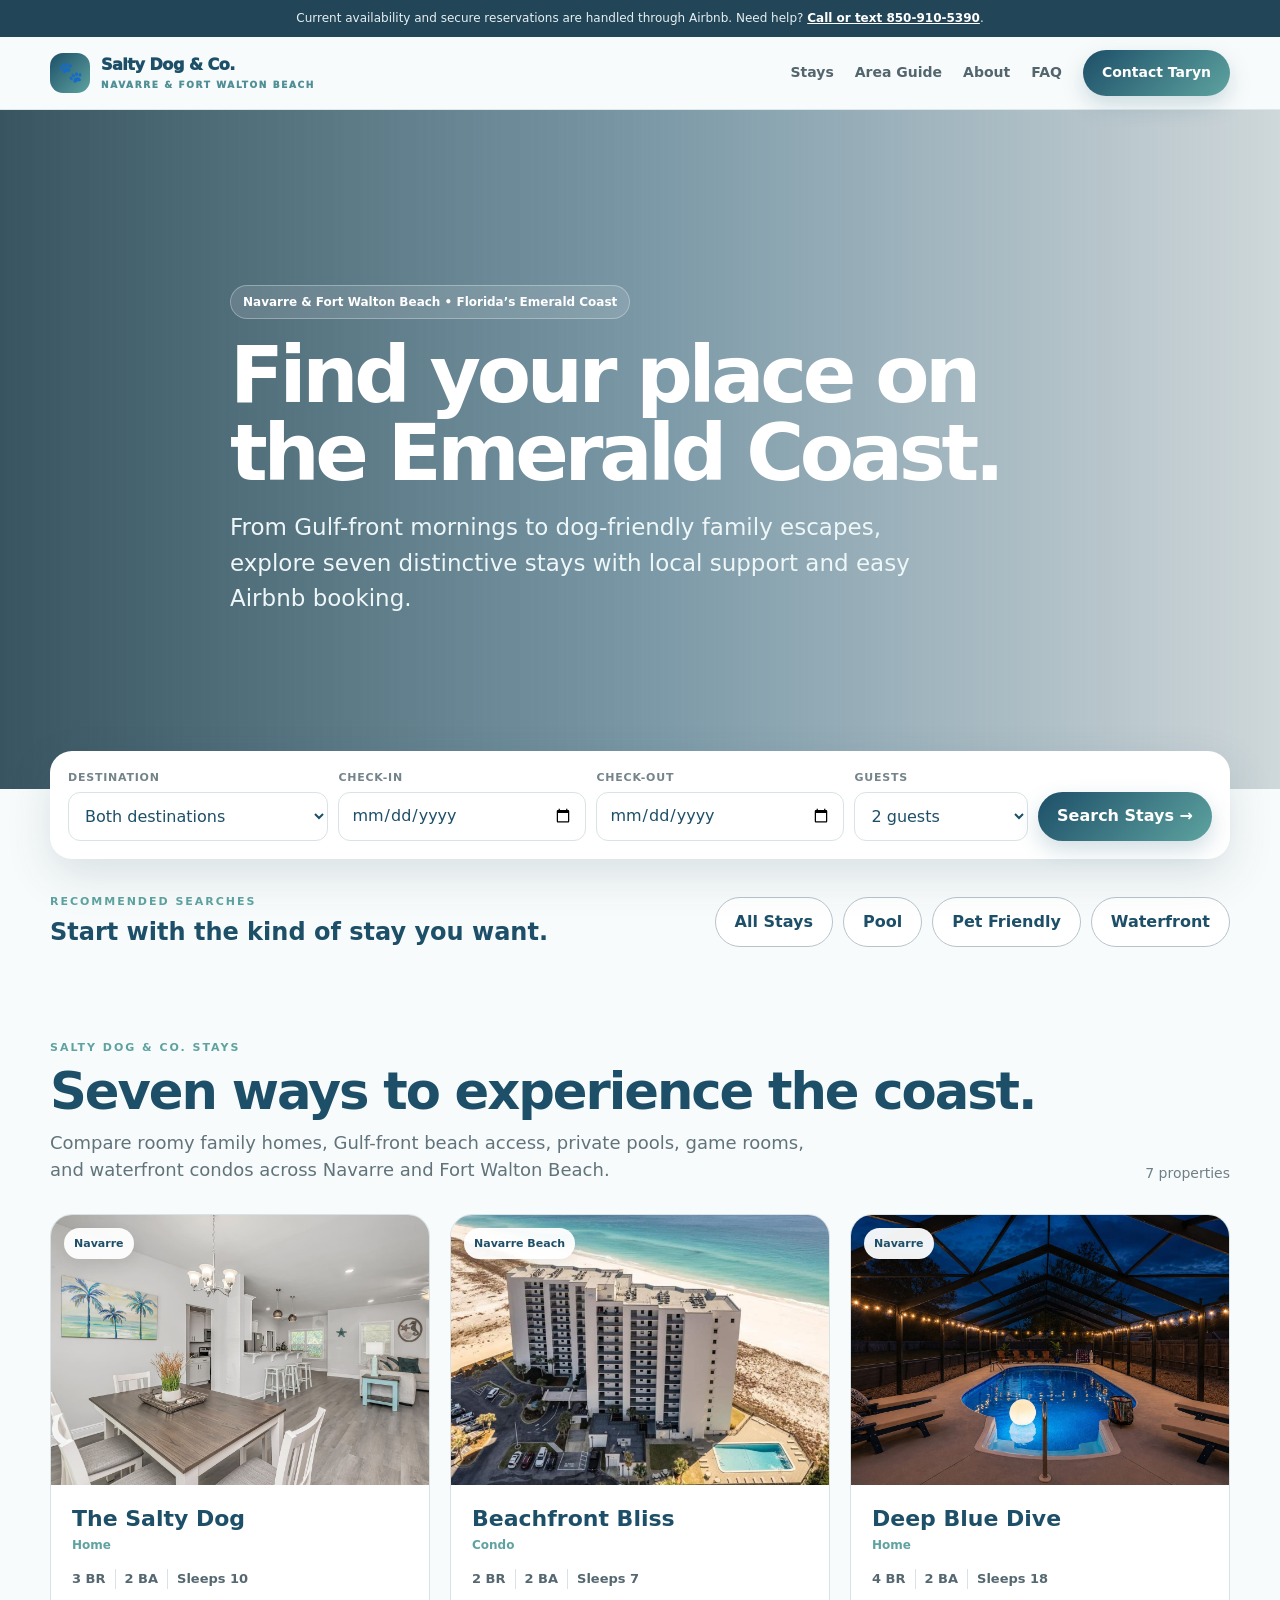
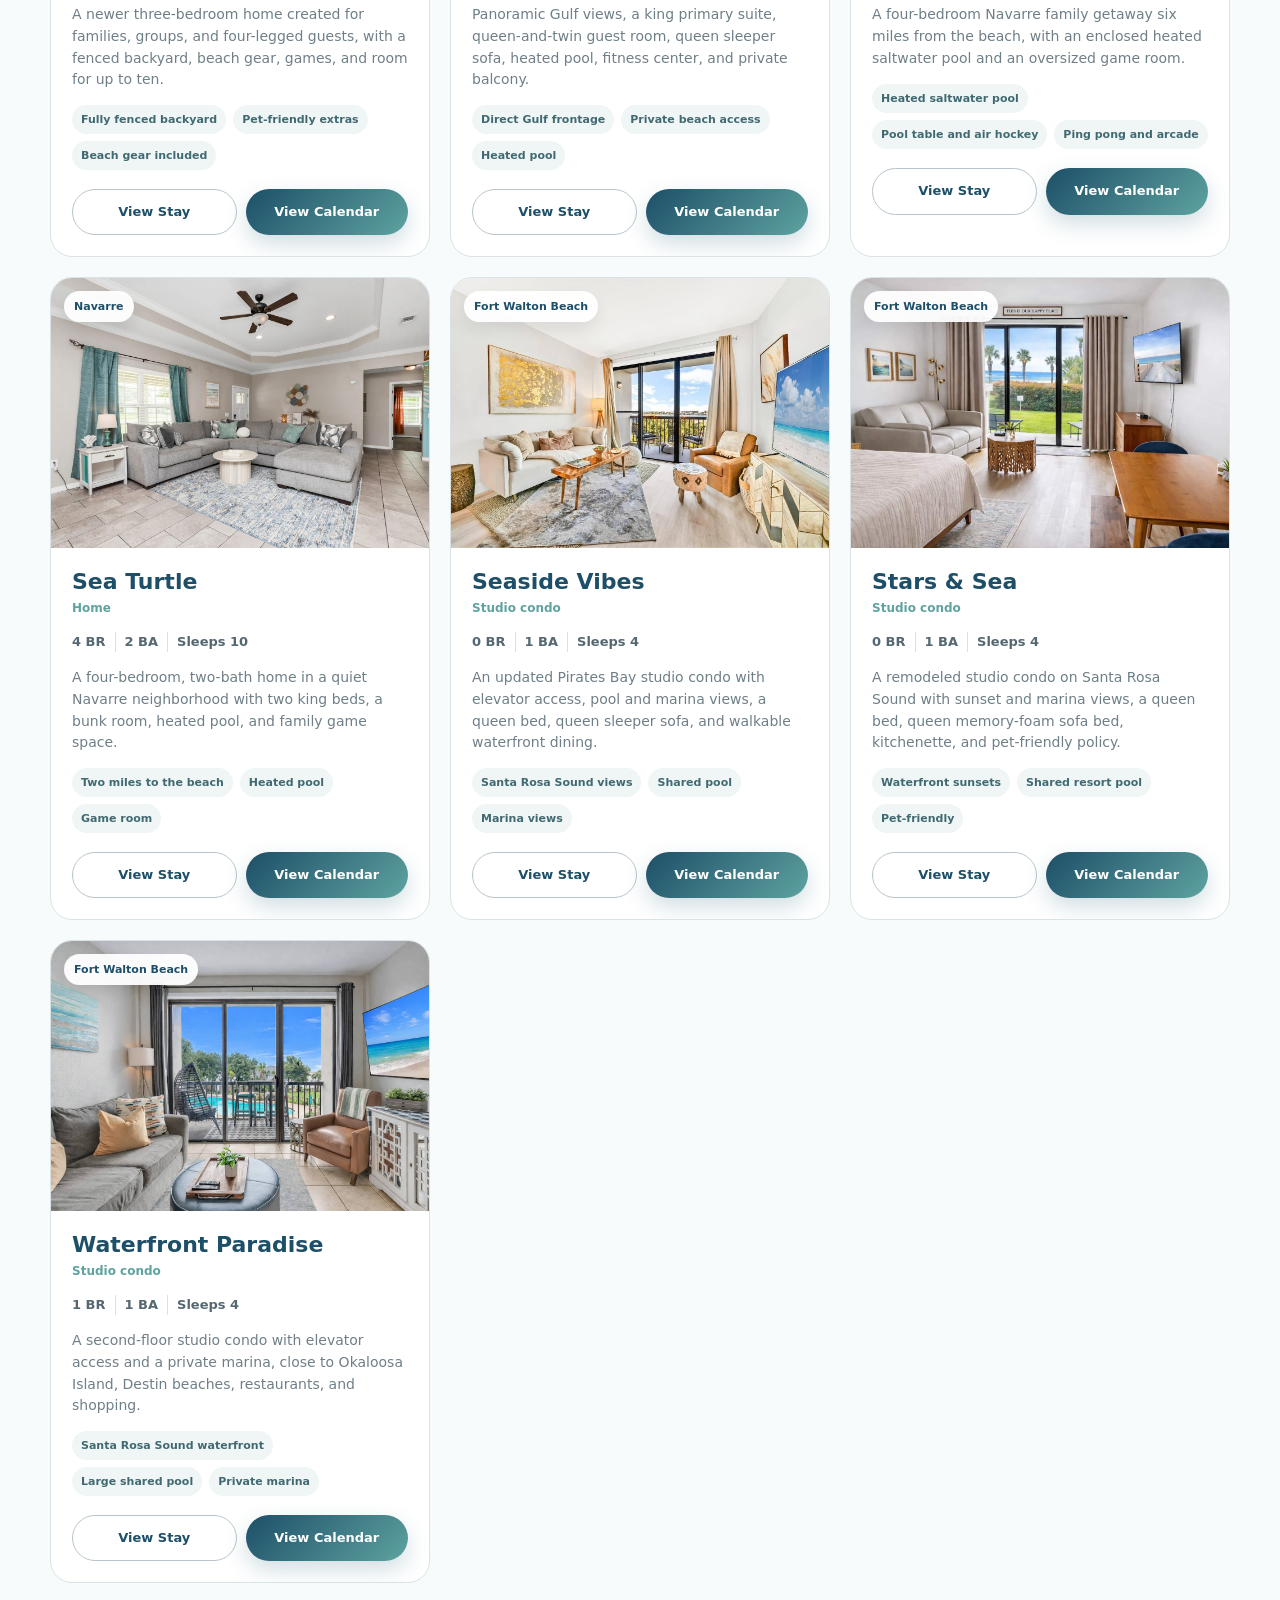
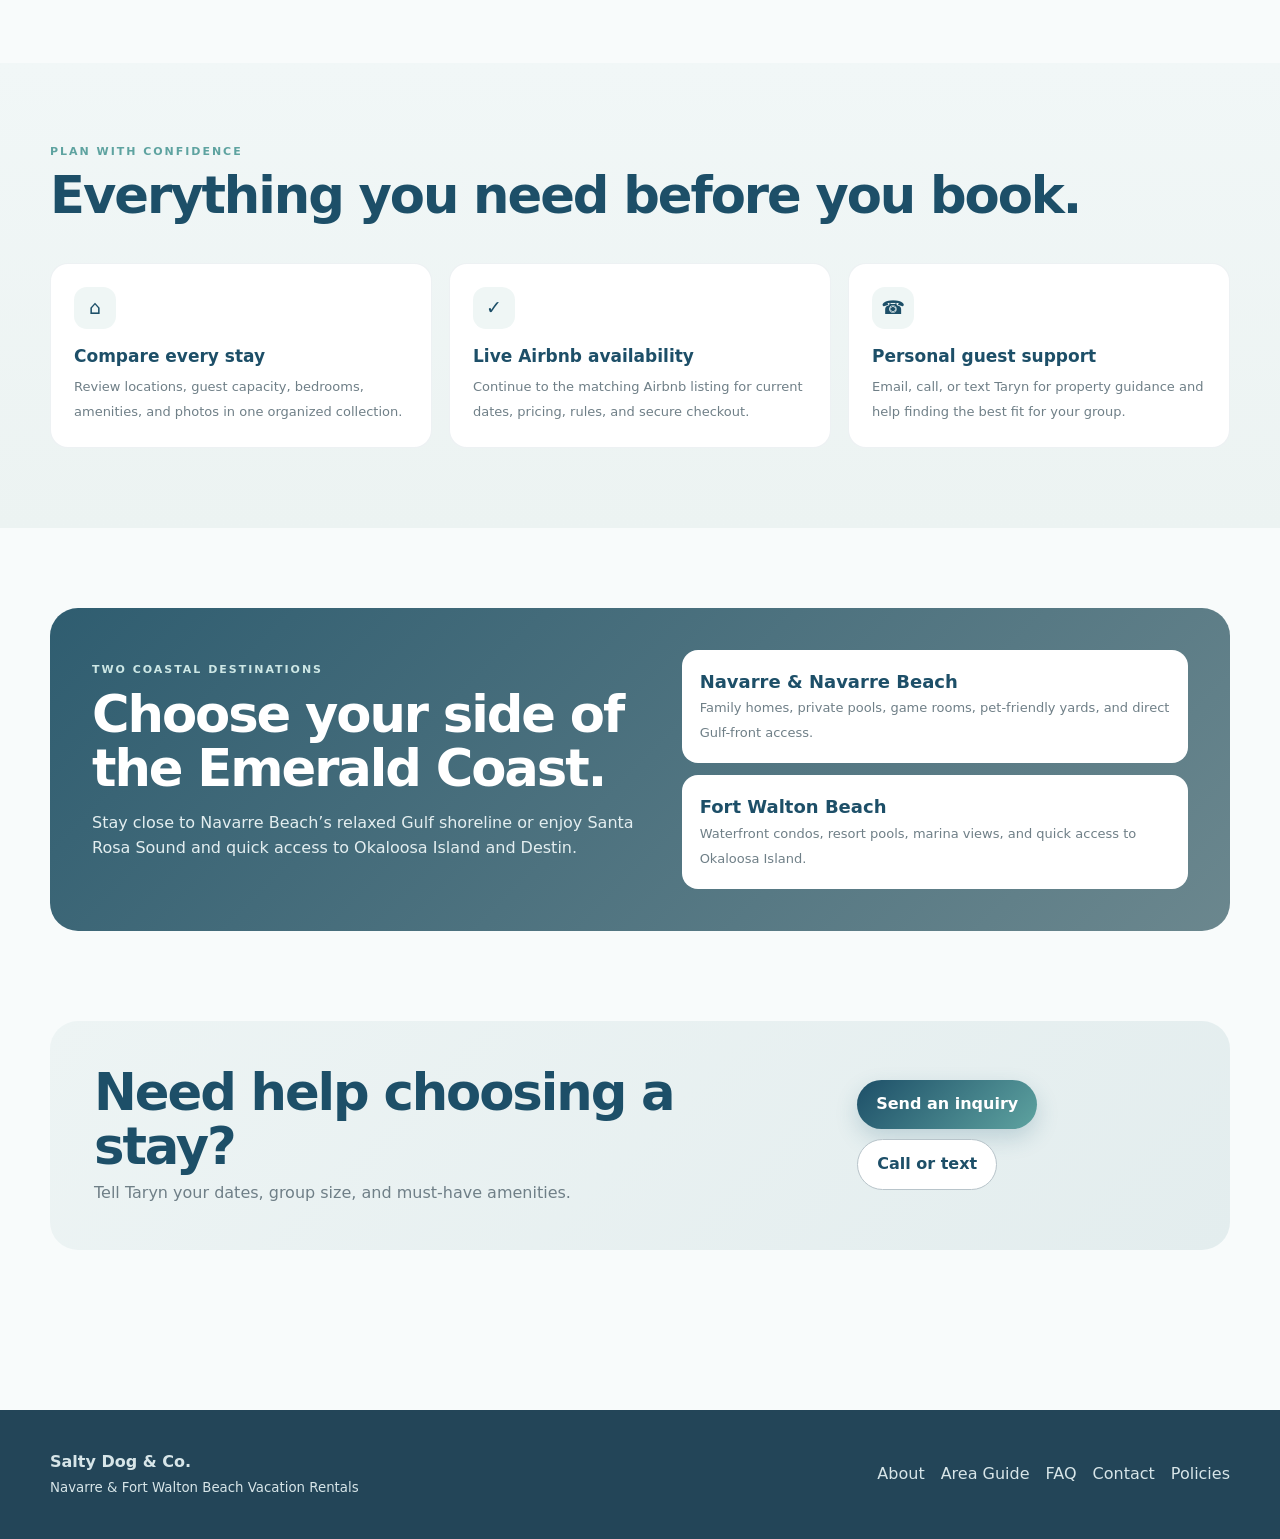
<file: salty-dog-site-edits-v7/index.html>
<!doctype html>
<html lang="en">
<head>
<meta charset="utf-8">
<meta name="viewport" content="width=device-width,initial-scale=1">
<title>Salty Dog & Co. | Navarre & Fort Walton Beach Vacation Rentals</title>
<meta name="description" content="Explore seven distinctive Salty Dog & Co. vacation rentals in Navarre, Navarre Beach, and Fort Walton Beach.">
<style>
:root{--ink:#25343c;--muted:#6f7f87;--navy:#1d4f68;--navy2:#2f6b80;--aqua:#4f8f95;--teal:#5ea3a0;--mist:#eaf2f3;--sand:#f8fbfb;--foam:#eff6f5;--line:#d9e3e6;--white:#fff;--shadow:0 16px 46px rgba(31,72,90,.14)}
*{box-sizing:border-box}html{scroll-behavior:smooth}body{margin:0;font-family:Inter,ui-sans-serif,system-ui,-apple-system,BlinkMacSystemFont,"Segoe UI",sans-serif;color:var(--ink);background:var(--sand);line-height:1.55}a{text-decoration:none;color:inherit}button,input,select{font:inherit}button{cursor:pointer}img{display:block;width:100%}.container{width:min(1180px,calc(100% - 36px));margin:auto}
.notice-bar{background:#234558;color:#e6f0f2;text-align:center;padding:9px 14px;font-size:12px}.notice-bar a{color:#fff;font-weight:850;text-decoration:underline}
header{position:sticky;top:0;z-index:50;background:rgba(248,251,251,.96);backdrop-filter:blur(12px);border-bottom:1px solid rgba(217,227,230,.8)}.nav{min-height:72px;display:flex;align-items:center;justify-content:space-between;gap:22px}.brand{display:flex;align-items:center;gap:11px;font-weight:950;color:var(--navy);letter-spacing:-.03em}.logo{width:40px;height:40px;border-radius:13px;background:linear-gradient(135deg,var(--navy),var(--teal));color:#fff;display:grid;place-items:center;font-size:20px}.brand small{display:block;color:var(--aqua);font-size:9px;text-transform:uppercase;letter-spacing:.18em;margin-top:1px}.navlinks{display:flex;align-items:center;gap:21px;font-size:14px;font-weight:750;color:#53656d}.navlinks a:hover{color:var(--teal)}
.btn{border:0;display:inline-flex;align-items:center;justify-content:center;gap:8px;min-height:46px;padding:12px 19px;border-radius:999px;font-weight:850;transition:.2s ease}.btn-primary{background:linear-gradient(135deg,var(--navy),var(--teal));color:#fff;box-shadow:0 9px 22px rgba(47,107,128,.22)}.btn-primary:hover{transform:translateY(-1px)}.btn-outline{background:#fff;color:var(--navy);border:1px solid #b8c4ca}
.hero{min-height:610px;color:#fff;display:flex;align-items:end;background:linear-gradient(90deg,rgba(20,53,68,.84),rgba(29,79,104,.56) 52%,rgba(20,53,68,.18)),url("https://images.trvl-media.com/lodging/124000000/123920000/123918700/123918637/0638040a.jpg?impolicy=resizecrop&ra=fit&rw=1600") center 55%/cover no-repeat}.hero-inner{padding:95px 0 92px;max-width:820px}.pill{display:inline-flex;align-items:center;gap:8px;padding:7px 12px;border:1px solid rgba(255,255,255,.3);background:rgba(255,255,255,.12);backdrop-filter:blur(7px);border-radius:999px;font-size:12px;font-weight:800}.hero h1{font-size:clamp(46px,6.5vw,79px);line-height:.98;letter-spacing:-.055em;margin:18px 0}.hero p{font-size:clamp(18px,2vw,23px);max-width:740px;color:#eef7f8;margin:0}
.search-wrap{position:relative;margin-top:-38px;z-index:10}.search-card{background:#fff;border-radius:22px;box-shadow:var(--shadow);padding:18px;display:grid;grid-template-columns:1.05fr 1fr 1fr .7fr auto;gap:10px;align-items:end}.field label{display:block;font-size:11px;text-transform:uppercase;letter-spacing:.07em;color:#73848b;font-weight:850;margin:0 0 6px}.field input,.field select{width:100%;height:49px;border:1px solid var(--line);border-radius:12px;padding:0 12px;color:var(--navy);background:#fff;outline:none}.field input:focus,.field select:focus{border-color:var(--teal);box-shadow:0 0 0 3px rgba(94,163,160,.1)}
section{padding:80px 0}.recommend{padding:34px 0 8px}.recommend-inner{display:flex;justify-content:space-between;gap:20px;align-items:center;flex-wrap:wrap}.quick{display:flex;gap:10px;flex-wrap:wrap}.kicker{font-size:11px;text-transform:uppercase;letter-spacing:.18em;font-weight:900;color:var(--teal)}.recommend-title{font-size:24px;font-weight:900;color:var(--navy);margin-top:4px}.section-head{display:flex;justify-content:space-between;gap:30px;align-items:end;margin-bottom:30px}.section-head h2,.feature-copy h2,.cta h2{font-size:clamp(34px,4vw,52px);line-height:1.06;letter-spacing:-.04em;color:var(--navy);margin:8px 0 10px}.lead{margin:0;color:#61737b;font-size:18px;max-width:760px}.results-count{font-size:14px;color:var(--muted);white-space:nowrap}
.property-grid{display:grid;grid-template-columns:repeat(3,1fr);gap:20px}.property-card{border:1px solid var(--line);background:#fff;border-radius:22px;overflow:hidden;transition:.2s ease;min-width:0}.property-card:hover{transform:translateY(-3px);box-shadow:var(--shadow)}.card-media{position:relative;height:270px;background:linear-gradient(135deg,#d8e6e8,#eef4f4);overflow:hidden}.card-media img{width:100%;height:100%;object-fit:cover}.tag{position:absolute;top:13px;left:13px;background:rgba(255,255,255,.94);color:var(--navy);padding:7px 10px;border-radius:999px;font-size:11px;font-weight:900;box-shadow:0 7px 16px rgba(0,0,0,.08)}.card-body{padding:21px}.card-title{font-size:22px;line-height:1.15;font-weight:900;color:var(--navy);margin:0}.location{font-size:12px;color:var(--teal);font-weight:850;margin-top:4px}.meta{display:flex;flex-wrap:wrap;gap:9px;margin:15px 0;color:#556871;font-size:13px;font-weight:700}.meta span{padding-right:9px;border-right:1px solid var(--line)}.meta span:last-child{border-right:0}.card-copy{color:var(--muted);font-size:14px;min-height:66px}.features{display:flex;gap:7px;flex-wrap:wrap;margin:14px 0 19px}.feature{padding:6px 9px;background:var(--foam);border-radius:999px;font-size:11px;color:#416972;font-weight:800}.card-actions{display:flex;gap:9px}.card-actions .btn{flex:1;font-size:13px;padding-inline:11px}
.soft{background:linear-gradient(180deg,#f1f7f7,#ecf3f2)}.why-grid{display:grid;grid-template-columns:repeat(3,1fr);gap:17px}.why{background:#fff;border:1px solid rgba(29,79,104,.08);border-radius:18px;padding:23px}.why-icon{width:42px;height:42px;border-radius:13px;background:var(--foam);display:grid;place-items:center;font-size:19px;margin-bottom:14px;color:var(--navy)}.why strong{display:block;color:var(--navy);font-size:17px;margin-bottom:5px}.why span{font-size:13px;color:var(--muted)}
.destination{display:grid;grid-template-columns:1.05fr .95fr;gap:30px;align-items:center;border-radius:28px;background:linear-gradient(135deg,#2f5d70,#6b878e);color:#fff;padding:42px}.destination h2{color:#fff;font-size:clamp(34px,4vw,52px);line-height:1.06;letter-spacing:-.04em;margin:8px 0 10px}.destination p{color:#e3eef0}.destination-cards{display:grid;gap:12px}.destination-card{background:#fff;color:var(--ink);border-radius:16px;padding:18px}.destination-card strong{display:block;color:var(--navy);font-size:18px}.destination-card span{font-size:13px;color:var(--muted)}
.cta{border-radius:28px;background:linear-gradient(135deg,#edf4f4,#e3edee);padding:44px;display:flex;justify-content:space-between;gap:30px;align-items:center}.cta h2{margin:0 0 8px}.cta p{margin:0;color:var(--muted)}.cta-actions{display:flex;gap:10px;flex-wrap:wrap}footer{background:#234558;color:#d7e5e8;padding:40px 0;margin-top:80px}.footer{display:flex;justify-content:space-between;gap:30px;align-items:center}.footer-links{display:flex;gap:16px;flex-wrap:wrap}
@media(max-width:960px){.navlinks a:not(.btn){display:none}.search-card{grid-template-columns:1fr 1fr}.search-card .wide-action{grid-column:1/-1}.property-grid{grid-template-columns:1fr 1fr}.destination{grid-template-columns:1fr}}
@media(max-width:650px){.container{width:min(100% - 26px,1180px)}.nav{min-height:64px}.nav .btn{display:none}.hero{min-height:570px}.hero-inner{padding:72px 0 86px}.hero h1{font-size:45px}.search-card{grid-template-columns:1fr}.search-card .wide-action{grid-column:auto}section{padding:62px 0}.section-head{display:block}.results-count{margin-top:10px}.property-grid,.why-grid{grid-template-columns:1fr}.destination{padding:30px 22px}.cta{display:block;padding:30px 22px}.cta-actions{margin-top:18px}.footer{display:block}.footer-links{margin-top:14px}.card-copy{min-height:0}}
</style>
</head>
<body>
<div class="notice-bar">Current availability and secure reservations are handled through Airbnb. Need help? <a href="tel:+18509105390">Call or text 850-910-5390</a>.</div>
<header><div class="container nav"><a href="/" class="brand"><span class="logo">🐾</span><span>Salty Dog & Co.<small>Navarre & Fort Walton Beach</small></span></a><nav class="navlinks"><a href="#stays">Stays</a><a href="/guide.html">Area Guide</a><a href="/about.html">About</a><a href="/faq.html">FAQ</a><a href="/contact.html" class="btn btn-primary">Contact Taryn</a></nav></div></header>
<main>
<section class="hero"><div class="container hero-inner"><span class="pill">Navarre & Fort Walton Beach • Florida’s Emerald Coast</span><h1>Find your place on the Emerald Coast.</h1><p>From Gulf-front mornings to dog-friendly family escapes, explore seven distinctive stays with local support and easy Airbnb booking.</p></div></section>
<div class="container search-wrap" id="search"><form class="search-card" id="searchForm"><div class="field"><label for="destination">Destination</label><select id="destination"><option value="all">Both destinations</option><option>Navarre</option><option>Navarre Beach</option><option>Fort Walton Beach</option></select></div><div class="field"><label for="checkin">Check-in</label><input id="checkin" type="date"></div><div class="field"><label for="checkout">Check-out</label><input id="checkout" type="date"></div><div class="field"><label for="guests">Guests</label><select id="guests"></select></div><button class="btn btn-primary wide-action" type="submit">Search Stays →</button></form></div>
<section class="recommend"><div class="container recommend-inner"><div><div class="kicker">Recommended searches</div><div class="recommend-title">Start with the kind of stay you want.</div></div><div class="quick" id="filters"><button class="btn btn-outline active" type="button" data-filter="all">All Stays</button><button class="btn btn-outline" type="button" data-filter="pool">Pool</button><button class="btn btn-outline" type="button" data-filter="pet-friendly">Pet Friendly</button><button class="btn btn-outline" type="button" data-filter="waterfront">Waterfront</button></div></div></section>
<section id="stays"><div class="container"><div class="section-head"><div><div class="kicker">Salty Dog & Co. stays</div><h2>Seven ways to experience the coast.</h2><p class="lead">Compare roomy family homes, Gulf-front beach access, private pools, game rooms, and waterfront condos across Navarre and Fort Walton Beach.</p></div><div class="results-count" id="resultsCount">7 properties</div></div><div class="property-grid" id="propertyGrid"></div><div id="empty" style="display:none;text-align:center;padding:42px;color:var(--muted)">No stays match those selections. Try fewer guests or choose both destinations.</div></div></section>
<section class="soft"><div class="container"><div class="section-head"><div><div class="kicker">Plan with confidence</div><h2>Everything you need before you book.</h2></div></div><div class="why-grid"><article class="why"><div class="why-icon">⌂</div><strong>Compare every stay</strong><span>Review locations, guest capacity, bedrooms, amenities, and photos in one organized collection.</span></article><article class="why"><div class="why-icon">✓</div><strong>Live Airbnb availability</strong><span>Continue to the matching Airbnb listing for current dates, pricing, rules, and secure checkout.</span></article><article class="why"><div class="why-icon">☎</div><strong>Personal guest support</strong><span>Email, call, or text Taryn for property guidance and help finding the best fit for your group.</span></article></div></div></section>
<section><div class="container destination"><div class="feature-copy"><div class="kicker" style="color:#cde7e5">Two coastal destinations</div><h2>Choose your side of the Emerald Coast.</h2><p>Stay close to Navarre Beach’s relaxed Gulf shoreline or enjoy Santa Rosa Sound and quick access to Okaloosa Island and Destin.</p></div><div class="destination-cards"><article class="destination-card"><strong>Navarre & Navarre Beach</strong><span>Family homes, private pools, game rooms, pet-friendly yards, and direct Gulf-front access.</span></article><article class="destination-card"><strong>Fort Walton Beach</strong><span>Waterfront condos, resort pools, marina views, and quick access to Okaloosa Island.</span></article></div></div></section>
<section style="padding-top:10px"><div class="container cta"><div><h2>Need help choosing a stay?</h2><p>Tell Taryn your dates, group size, and must-have amenities.</p></div><div class="cta-actions"><a class="btn btn-primary" href="/contact.html">Send an inquiry</a><a class="btn btn-outline" href="tel:+18509105390">Call or text</a></div></div></section>
</main>
<footer><div class="container footer"><div><strong>Salty Dog & Co.</strong><br><small>Navarre & Fort Walton Beach Vacation Rentals</small></div><div class="footer-links"><a href="/about.html">About</a><a href="/guide.html">Area Guide</a><a href="/faq.html">FAQ</a><a href="/contact.html">Contact</a><a href="/policies.html">Policies</a></div></div></footer>
<script>
const slugs=['the-salty-dog','beachfront-bliss','deep-blue-dive','sea-turtle','seaside-vibes','stars-and-sea','waterfront-paradise'],grid=document.querySelector('#propertyGrid'),today=new Date();let properties=[],activeFilter='all';today.setDate(today.getDate()+1);checkin.min=today.toISOString().slice(0,10);guests.innerHTML=Array.from({length:18},(_,i)=>`<option value="${i+1}" ${i===1?'selected':''}>${i+1} ${i?'guests':'guest'}</option>`).join('');checkin.onchange=()=>{checkout.min=checkin.value;if(checkout.value&&checkout.value<=checkin.value)checkout.value=''};
function propertyUrl(p){const q=new URLSearchParams({stay:p.slug});if(checkin.value)q.set('checkin',checkin.value);if(checkout.value)q.set('checkout',checkout.value);q.set('guests',guests.value);return `/property.html?${q}`}
function card(p){return `<article class="property-card"><div class="card-media"><img src="${p.image}" alt="${p.name} vacation rental" loading="lazy"><span class="tag">${p.destination}</span></div><div class="card-body"><h3 class="card-title">${p.name}</h3><div class="location">${p.type}</div><div class="meta"><span>${p.bedrooms} BR</span><span>${p.bathrooms} BA</span><span>Sleeps ${p.guests}</span></div><p class="card-copy">${p.summary}</p><div class="features">${p.highlights.slice(0,3).map(x=>`<span class="feature">${x}</span>`).join('')}</div><div class="card-actions"><a class="btn btn-outline" href="/property.html?stay=${p.slug}">View Stay</a><a class="btn btn-primary" href="${propertyUrl(p)}#availability">View Calendar</a></div></div></article>`}
function render(){const count=+guests.value||1,dest=destination.value,shown=properties.filter(p=>(activeFilter==='all'||p.tags.includes(activeFilter))&&(dest==='all'||p.destination===dest)&&p.guests>=count);grid.innerHTML=shown.map(card).join('');resultsCount.textContent=`${shown.length} ${shown.length===1?'property':'properties'}`;empty.style.display=shown.length?'none':'block'}
Promise.all(slugs.map(s=>fetch(`/properties/${s}.json`).then(r=>r.json()))).then(data=>{properties=data;render()});
filters.onclick=e=>{const b=e.target.closest('[data-filter]');if(!b)return;activeFilter=b.dataset.filter;filters.querySelectorAll('button').forEach(x=>x.classList.toggle('active',x===b));render();stays.scrollIntoView({behavior:'smooth'})};
searchForm.onsubmit=e=>{e.preventDefault();render();stays.scrollIntoView({behavior:'smooth'})};
</script>
</body>
</html>
</file>
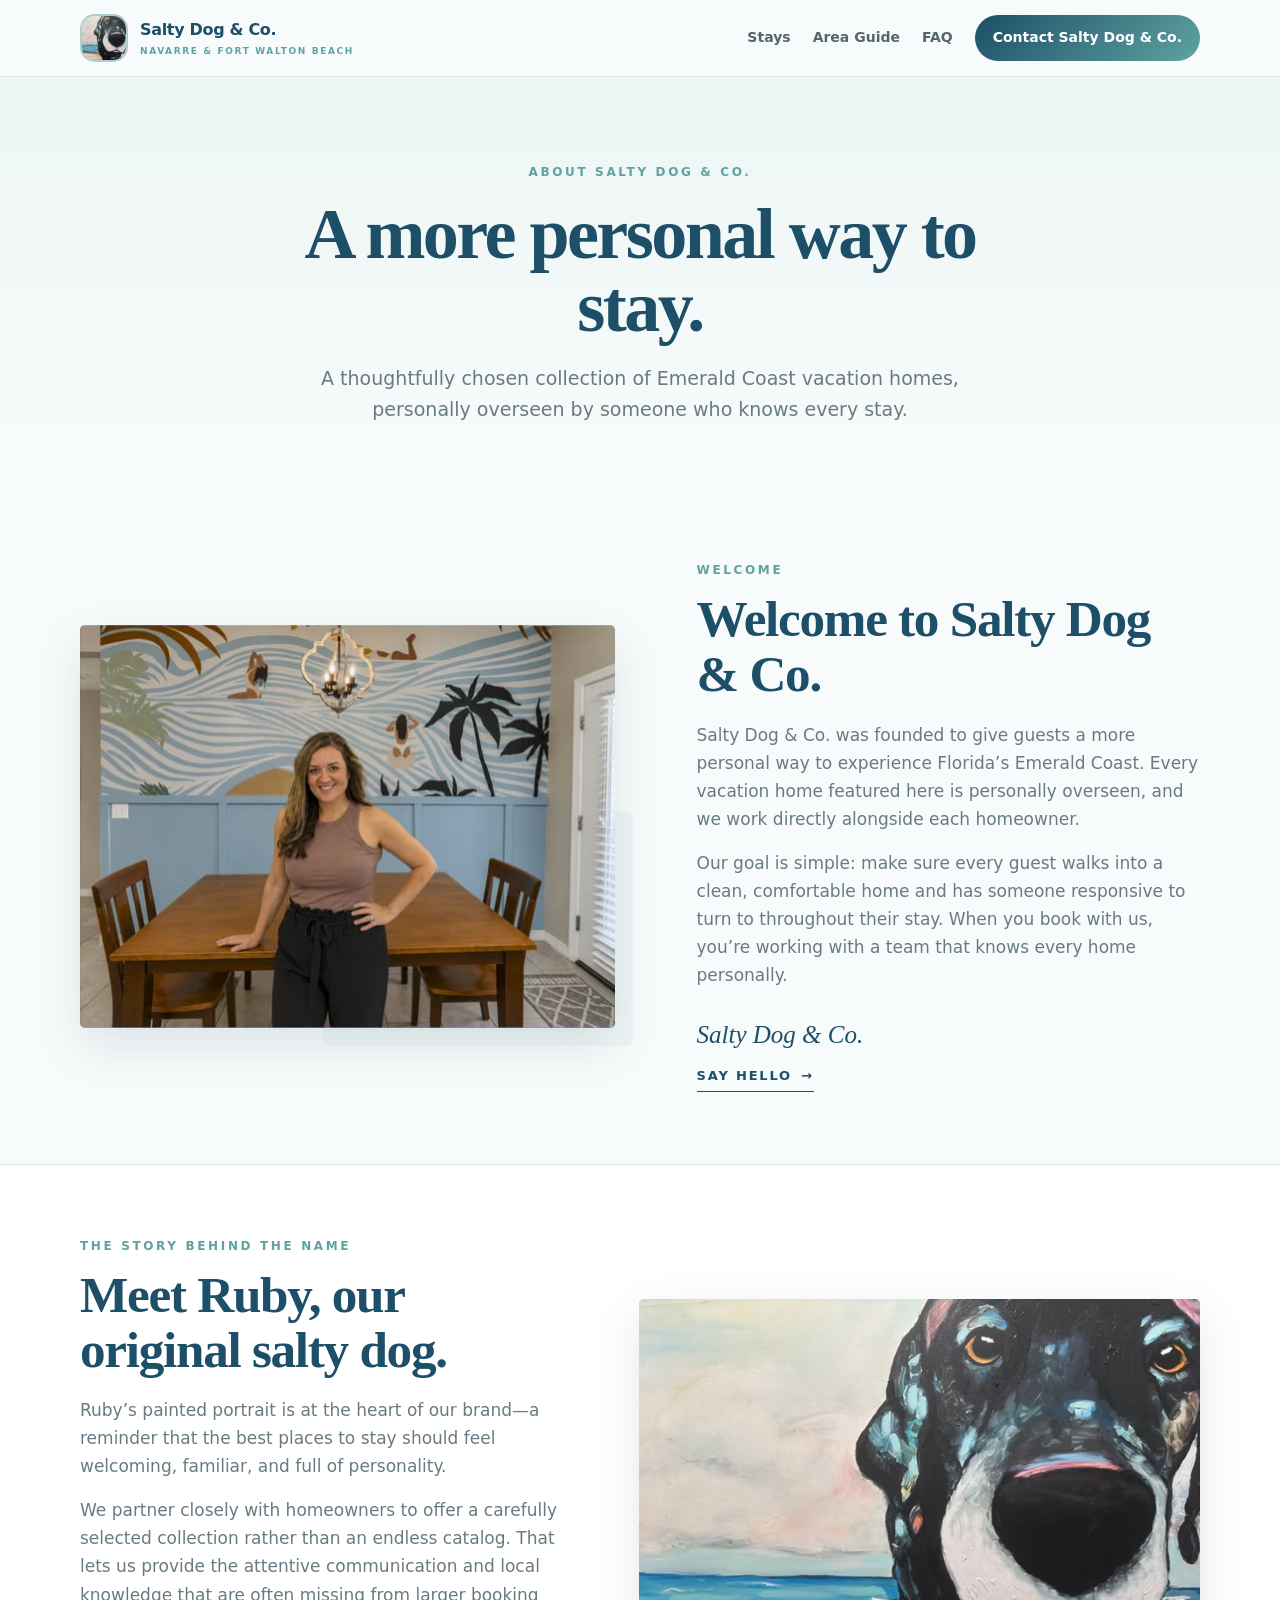
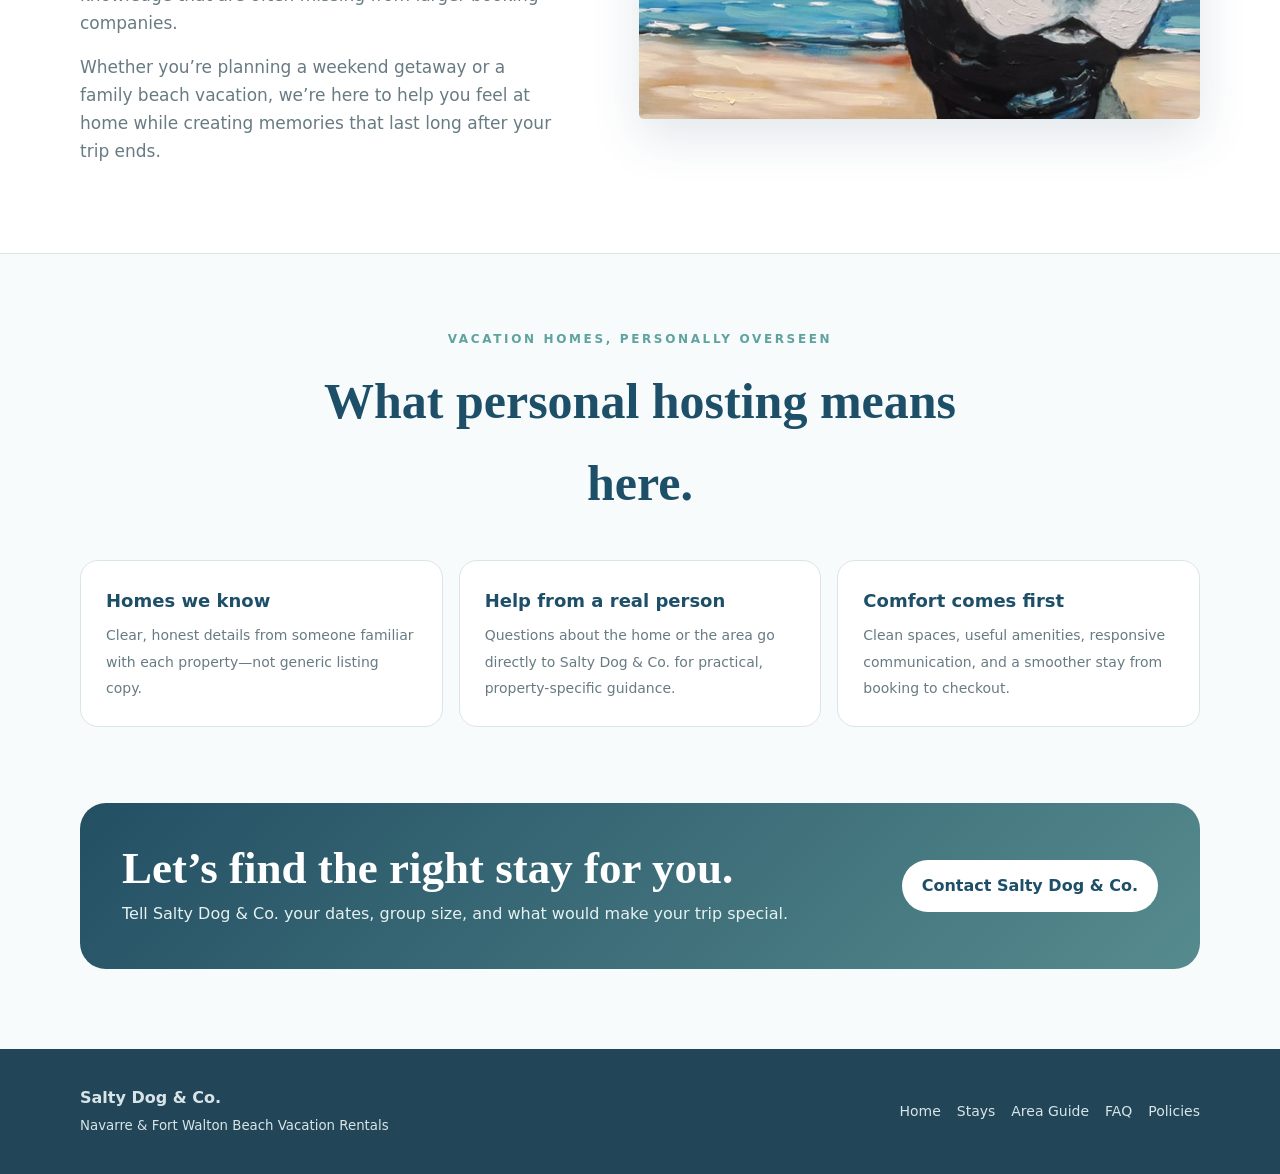
<file: about.html>
<!doctype html>
<html lang="en">
<head>
  <meta charset="utf-8">
  <meta name="viewport" content="width=device-width,initial-scale=1">
  <title>About Salty Dog & Co.</title>
  <meta name="description" content="Discover the personal story behind Salty Dog & Co. vacation homes in Navarre and Fort Walton Beach.">
  <style>
    :root{--ink:#293b43;--muted:#687b83;--navy:#1d4f68;--teal:#5ea3a0;--mist:#eef6f5;--sand:#f8fbfb;--line:#d9e5e7;--white:#fff;--shadow:0 18px 50px rgba(28,73,92,.13)}
    *{box-sizing:border-box}html{scroll-behavior:smooth}body{margin:0;background:var(--sand);color:var(--ink);font:16px/1.65 Inter,ui-sans-serif,system-ui,-apple-system,BlinkMacSystemFont,"Segoe UI",sans-serif}a{color:inherit;text-decoration:none}img{display:block;width:100%}.wrap{width:min(1120px,calc(100% - 36px));margin:auto}
    header{position:sticky;top:0;z-index:20;background:rgba(248,251,251,.96);backdrop-filter:blur(12px);border-bottom:1px solid var(--line)}.top{min-height:76px;display:flex;align-items:center;justify-content:space-between;gap:24px}.brand{display:flex;align-items:center;gap:12px;color:var(--navy);font-weight:900;letter-spacing:-.02em}.brand img{width:48px;height:48px;border-radius:15px;object-fit:cover;object-position:76% 50%;border:2px solid rgba(94,163,160,.5)}.brand small{display:block;color:var(--teal);font-size:9px;letter-spacing:.18em;text-transform:uppercase}.top nav{display:flex;align-items:center;gap:22px;color:#53666e;font-size:14px;font-weight:750}.contact-link{background:linear-gradient(135deg,var(--navy),var(--teal));color:#fff;padding:11px 18px;border-radius:999px}
    .intro{padding:86px 0 64px;text-align:center;background:linear-gradient(180deg,#edf6f5 0%,var(--sand) 100%)}.eyebrow{color:var(--teal);font-size:12px;font-weight:900;letter-spacing:.22em;text-transform:uppercase}.intro h1{max-width:780px;margin:15px auto 18px;color:var(--navy);font-family:Georgia,"Times New Roman",serif;font-size:clamp(44px,6vw,72px);line-height:1.02;letter-spacing:-.035em}.intro p{max-width:690px;margin:auto;color:var(--muted);font-size:19px}
    .story{padding:72px 0}.story-grid{display:grid;grid-template-columns:minmax(0,1.03fr) minmax(0,.97fr);align-items:center;gap:clamp(34px,7vw,82px)}.story-grid.reverse{grid-template-columns:minmax(0,.92fr) minmax(0,1.08fr)}.story-grid.reverse .visual{order:2}.visual{position:relative}.photo-frame{position:relative;aspect-ratio:538/405;overflow:hidden;border-radius:5px;box-shadow:var(--shadow);background:#dce9e9}.photo-frame img{position:absolute;width:262.5%;max-width:none;height:auto;left:-44.4%;top:-30.4%}.ruby-frame{border-radius:5px;overflow:hidden;box-shadow:var(--shadow);background:#dfeceb}.ruby-frame img{aspect-ratio:4/3;object-fit:cover}.visual:after{content:"";position:absolute;z-index:-1;width:58%;height:58%;right:-18px;bottom:-18px;border-radius:6px;background:var(--mist)}
    .copy h2{margin:10px 0 19px;color:var(--navy);font-family:Georgia,"Times New Roman",serif;font-size:clamp(34px,4vw,52px);line-height:1.08;letter-spacing:-.025em}.copy p{margin:0 0 16px;color:var(--muted);font-size:17px}.signature{margin-top:25px;color:var(--navy);font-family:Georgia,"Times New Roman",serif;font-size:25px;font-style:italic}.text-link{display:inline-flex;gap:9px;align-items:center;margin-top:10px;color:var(--navy);font-size:13px;font-weight:900;letter-spacing:.14em;text-transform:uppercase;border-bottom:1px solid var(--navy);padding-bottom:4px}
    .ruby-story{background:#fff;border-block:1px solid var(--line)}.promise{padding:76px 0}.promise-head{text-align:center;max-width:700px;margin:0 auto 35px}.promise-head h2{margin:10px 0;color:var(--navy);font-family:Georgia,"Times New Roman",serif;font-size:clamp(34px,4vw,50px)}.promise-grid{display:grid;grid-template-columns:repeat(3,1fr);gap:16px}.promise-card{background:#fff;border:1px solid var(--line);border-radius:18px;padding:25px}.promise-card strong{display:block;color:var(--navy);font-size:18px;margin-bottom:7px}.promise-card span{color:var(--muted);font-size:14px}
    .cta{margin:0 auto 80px;padding:42px;border-radius:26px;background:linear-gradient(135deg,#234f63,#568b8e);color:#fff;display:flex;justify-content:space-between;align-items:center;gap:30px}.cta h2{font-family:Georgia,"Times New Roman",serif;font-size:clamp(30px,4vw,45px);line-height:1.05;margin:0 0 8px}.cta p{margin:0;color:#e6f1f1}.cta a{flex:none;background:#fff;color:var(--navy);font-weight:900;padding:13px 20px;border-radius:999px}
    footer{background:#234558;color:#d7e5e8;padding:36px 0}.footer{display:flex;justify-content:space-between;gap:24px;align-items:center}.footer nav{display:flex;gap:16px;flex-wrap:wrap;font-size:14px}
    @media(max-width:760px){.top{min-height:66px}.top nav a:not(.contact-link){display:none}.intro{padding:62px 0 45px}.intro h1{font-size:44px}.story{padding:54px 0}.story-grid,.story-grid.reverse{grid-template-columns:1fr;gap:34px}.story-grid.reverse .visual{order:0}.promise-grid{grid-template-columns:1fr}.cta{margin-bottom:55px;padding:30px 24px;display:block}.cta a{display:inline-block;margin-top:20px}.footer{display:block}.footer nav{margin-top:12px}.copy p{font-size:16px}}
  </style>
</head>
<body>
  <header><div class="wrap top"><a class="brand" href="/"><img src="/assets/ruby-logo.png" alt="Ruby, the Salty Dog & Co. mascot"><span>Salty Dog &amp; Co.<small>Navarre &amp; Fort Walton Beach</small></span></a><nav><a href="/#stays">Stays</a><a href="/guide.html">Area Guide</a><a href="/faq.html">FAQ</a><a class="contact-link" href="/contact.html">Contact Salty Dog &amp; Co.</a></nav></div></header>
  <main>
    <section class="intro"><div class="wrap"><div class="eyebrow">About Salty Dog &amp; Co.</div><h1>A more personal way to stay.</h1><p>A thoughtfully chosen collection of Emerald Coast vacation homes, personally overseen by someone who knows every stay.</p></div></section>
    <section class="story"><div class="wrap story-grid">
      <div class="visual"><div class="photo-frame"><img src="/assets/about-taryn-source.jpeg" alt="A Salty Dog & Co. host inside one of the vacation homes"></div></div>
      <div class="copy"><div class="eyebrow">Welcome</div><h2>Welcome to Salty Dog &amp; Co.</h2><p>Salty Dog &amp; Co. was founded to give guests a more personal way to experience Florida’s Emerald Coast. Every vacation home featured here is personally overseen, and we work directly alongside each homeowner.</p><p>Our goal is simple: make sure every guest walks into a clean, comfortable home and has someone responsive to turn to throughout their stay. When you book with us, you’re working with a team that knows every home personally.</p><div class="signature">Salty Dog &amp; Co.</div><a class="text-link" href="/contact.html">Say hello <span aria-hidden="true">→</span></a></div>
    </div></section>
    <section class="story ruby-story"><div class="wrap story-grid reverse">
      <div class="visual"><div class="ruby-frame"><img src="/assets/ruby-logo.png" alt="Painted portrait of Ruby, the Salty Dog & Co. namesake"></div></div>
      <div class="copy"><div class="eyebrow">The story behind the name</div><h2>Meet Ruby, our original salty dog.</h2><p>Ruby’s painted portrait is at the heart of our brand—a reminder that the best places to stay should feel welcoming, familiar, and full of personality.</p><p>We partner closely with homeowners to offer a carefully selected collection rather than an endless catalog. That lets us provide the attentive communication and local knowledge that are often missing from larger booking companies.</p><p>Whether you’re planning a weekend getaway or a family beach vacation, we’re here to help you feel at home while creating memories that last long after your trip ends.</p></div>
    </div></section>
    <section class="promise"><div class="wrap"><div class="promise-head"><div class="eyebrow">Vacation homes, personally overseen</div><h2>What personal hosting means here.</h2></div><div class="promise-grid"><article class="promise-card"><strong>Homes we know</strong><span>Clear, honest details from someone familiar with each property—not generic listing copy.</span></article><article class="promise-card"><strong>Help from a real person</strong><span>Questions about the home or the area go directly to Salty Dog &amp; Co. for practical, property-specific guidance.</span></article><article class="promise-card"><strong>Comfort comes first</strong><span>Clean spaces, useful amenities, responsive communication, and a smoother stay from booking to checkout.</span></article></div></div></section>
    <section class="wrap cta"><div><h2>Let’s find the right stay for you.</h2><p>Tell Salty Dog &amp; Co. your dates, group size, and what would make your trip special.</p></div><a href="/contact.html">Contact Salty Dog &amp; Co.</a></section>
  </main>
  <footer><div class="wrap footer"><div><strong>Salty Dog &amp; Co.</strong><br><small>Navarre &amp; Fort Walton Beach Vacation Rentals</small></div><nav><a href="/">Home</a><a href="/#stays">Stays</a><a href="/guide.html">Area Guide</a><a href="/faq.html">FAQ</a><a href="/policies.html">Policies</a></nav></div></footer>
  <!-- about-page refresh 2026-09-04 -->
</body>
</html>
</file>
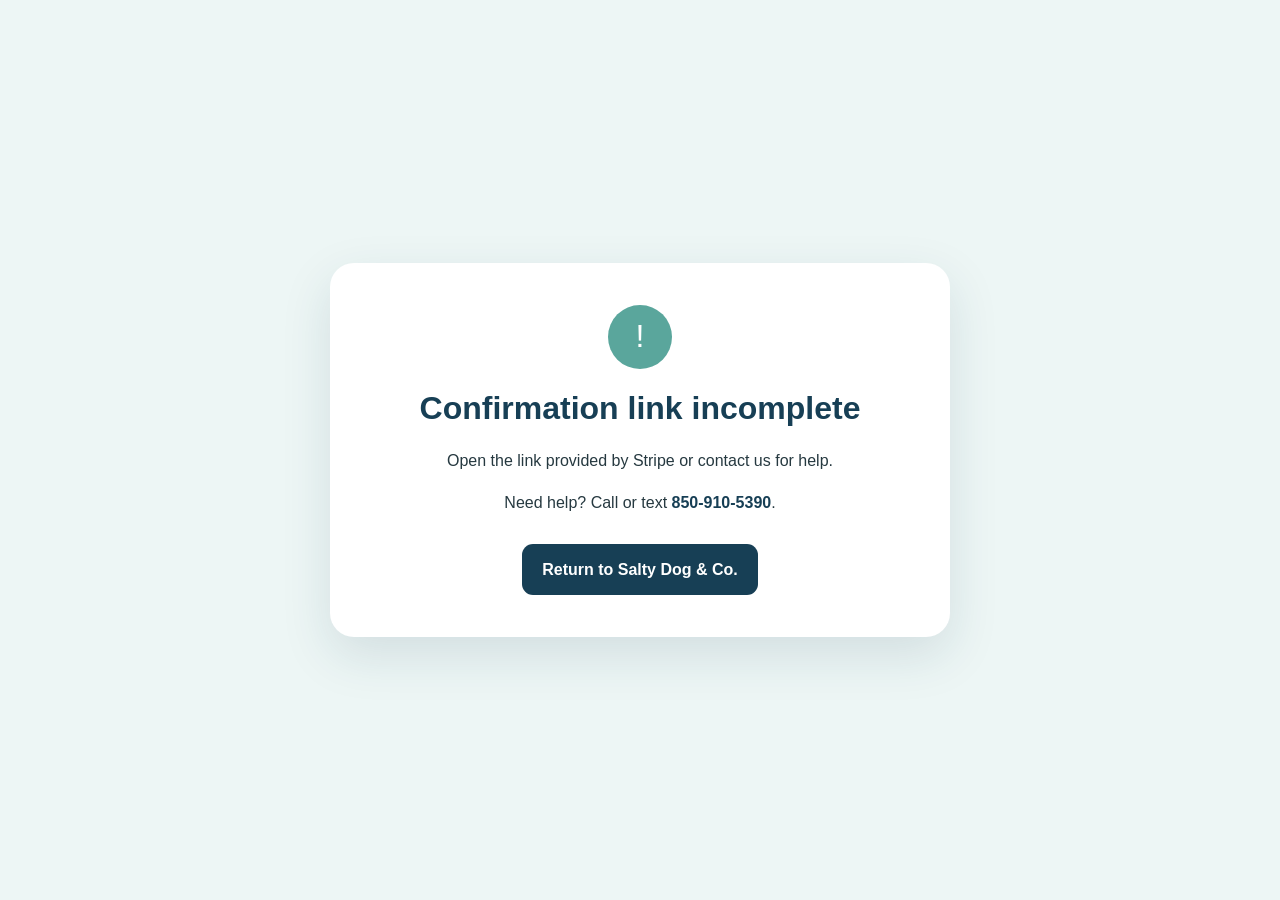
<file: booking-success.html>
<!doctype html><html lang="en"><head><meta charset="utf-8"><meta name="viewport" content="width=device-width,initial-scale=1"><title>Confirming payment | Salty Dog & Co.</title><style>:root{--navy:#173f55;--sea:#5aa69c;--mist:#edf6f5;--ink:#263940}*{box-sizing:border-box}body{margin:0;background:var(--mist);color:var(--ink);font:16px/1.6 Arial,sans-serif;min-height:100vh;display:grid;place-items:center}.card{width:min(620px,92%);background:#fff;border-radius:24px;padding:42px;box-shadow:0 18px 50px #173f5520;text-align:center}.mark{width:64px;height:64px;border-radius:50%;display:grid;place-items:center;background:var(--sea);color:#fff;font-size:32px;margin:auto}h1{color:var(--navy);line-height:1.15}.details{background:var(--mist);border-radius:14px;padding:15px;margin:18px 0;text-align:left}.details div{display:flex;justify-content:space-between;gap:20px}.details div+div{margin-top:5px}a{display:inline-block;background:var(--navy);color:#fff;text-decoration:none;font-weight:800;padding:13px 20px;border-radius:11px;margin-top:12px}.help{display:inline;background:none;color:var(--navy);padding:0;margin:0}</style></head><body><main class="card"><div class="mark" id="mark">…</div><h1 id="title">Confirming your payment</h1><p id="message">Please keep this page open while we verify your reservation.</p><div class="details" id="details" hidden></div><p>Need help? Call or text <a class="help" href="tel:+18509105390">850-910-5390</a>.</p><a href="/">Return to Salty Dog &amp; Co.</a></main><script>
const money=(cents,currency="usd")=>new Intl.NumberFormat("en-US",{style:"currency",currency:String(currency).toUpperCase()}).format(Number(cents||0)/100),date=value=>new Date(`${value}T00:00:00`).toLocaleDateString("en-US",{month:"short",day:"numeric",year:"numeric"});
const title=document.getElementById("title"),message=document.getElementById("message"),mark=document.getElementById("mark"),details=document.getElementById("details"),sessionId=new URLSearchParams(location.search).get("session_id");
async function verify(attempt=0){if(!sessionId){title.textContent="Confirmation link incomplete";message.textContent="Open the link provided by Stripe or contact us for help.";mark.textContent="!";return}try{const response=await fetch(`/api/direct-booking/confirmation?session_id=${encodeURIComponent(sessionId)}`),data=await response.json();if(data.confirmed){const b=data.booking;document.title="Payment received | Salty Dog & Co.";mark.textContent="✓";title.textContent="Your payment was received";message.textContent=`Thank you. Your reservation for ${date(b.checkin)} through ${date(b.checkout)} is confirmed.`;details.hidden=false;details.innerHTML=`<div><span>Booking total</span><strong>${money(b.total,b.currency)}</strong></div><div><span>Paid today</span><strong>${money(b.amountPaid,b.currency)}</strong></div>${b.balanceAmount>0?`<div><span>Balance due ${date(b.balanceDueAt.slice(0,10))}</span><strong>${money(b.balanceAmount,b.currency)}</strong></div>`:""}`;return}if(attempt<5){message.textContent="Payment received. Finalizing your reservation…";setTimeout(()=>verify(attempt+1),2000);return}throw new Error()}catch{mark.textContent="!";title.textContent="We are still confirming your reservation";message.textContent="Your payment may still be processing. Please do not submit another payment. Contact us if this message remains after a few minutes."}}
verify();
</script></body></html>
</file>
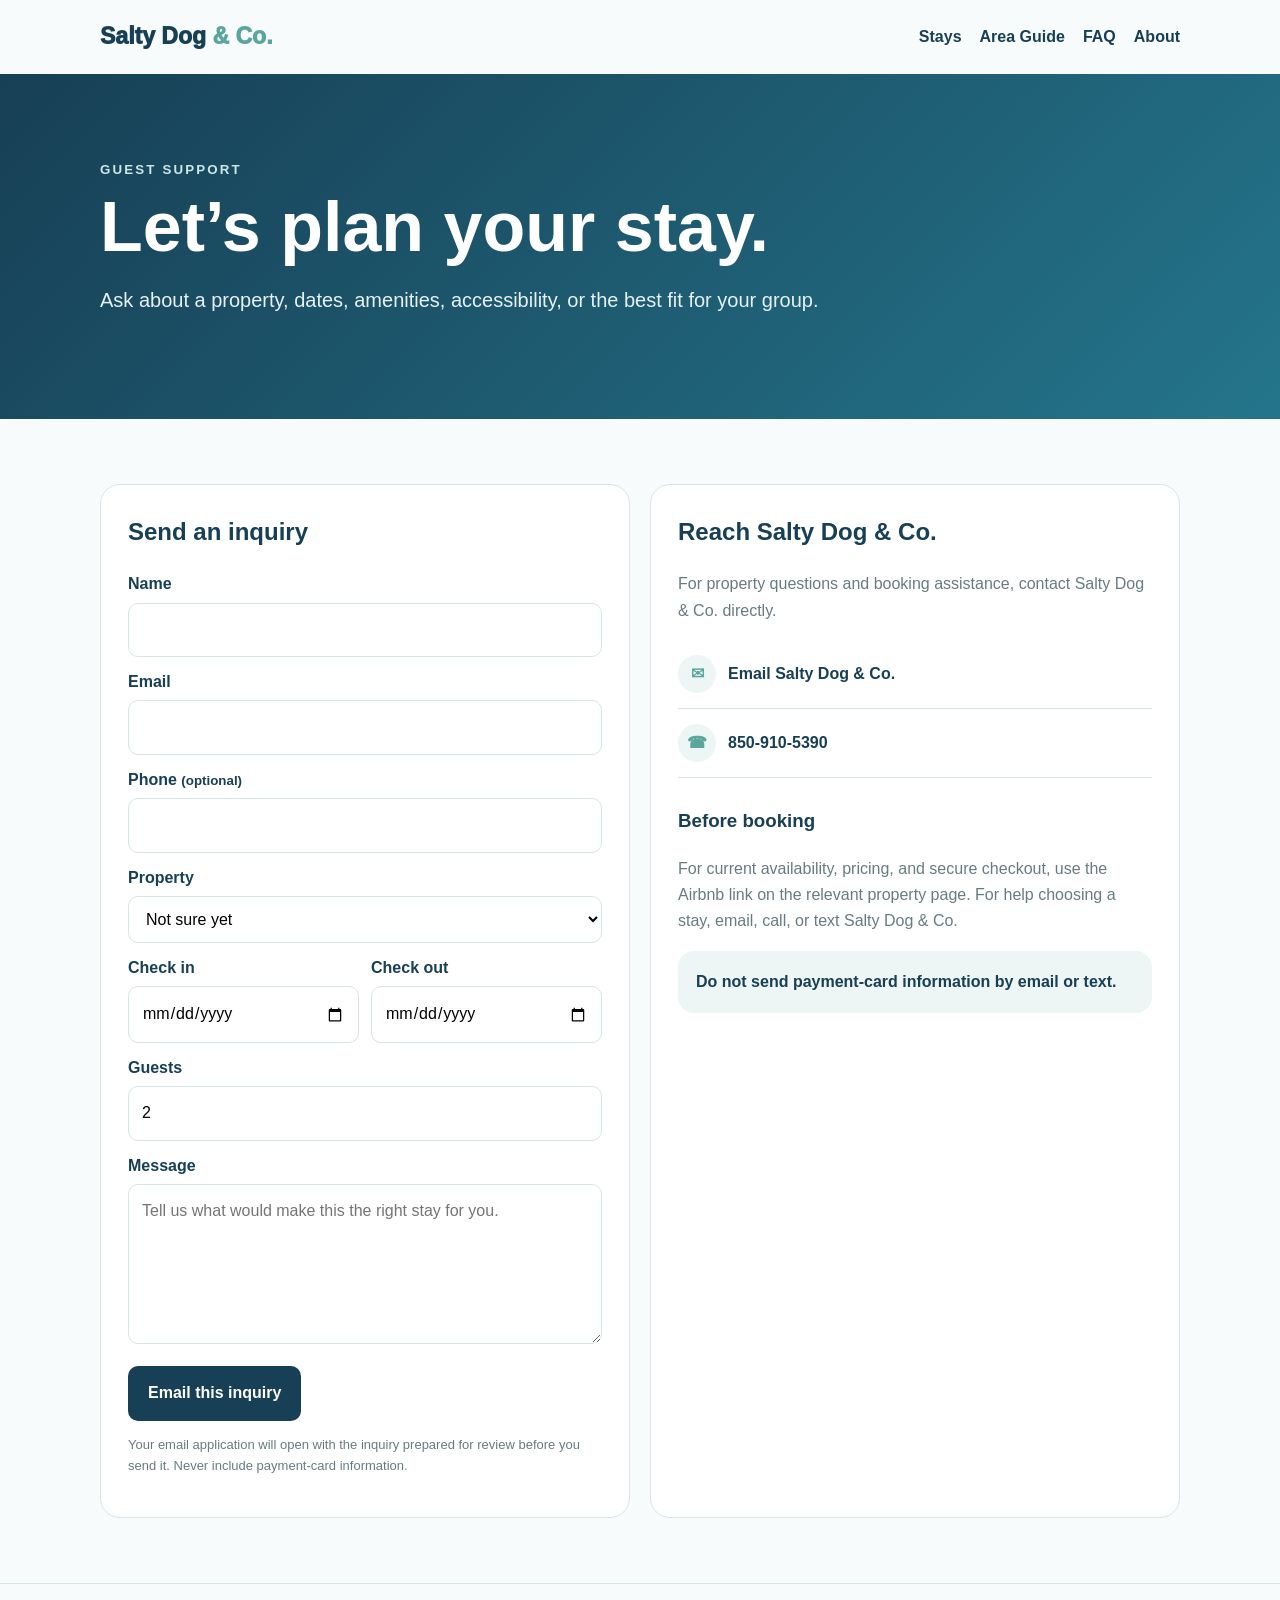
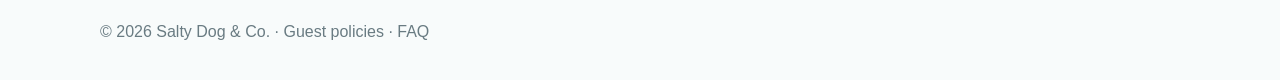
<file: contact.html>
<!doctype html>
<html lang="en"><head><meta charset="utf-8"><meta name="viewport" content="width=device-width,initial-scale=1"><title>Contact | Salty Dog & Co.</title><meta name="description" content="Contact Salty Dog & Co. about Navarre and Fort Walton Beach vacation rentals."><link rel="stylesheet" href="/assets/info.css"><style>.contact-link{display:flex;gap:12px;align-items:center;padding:15px 0;border-bottom:1px solid var(--line);font-weight:850;color:var(--navy)}.contact-link span{display:grid;place-items:center;width:38px;height:38px;border-radius:50%;background:var(--mist);color:var(--sea)}.dates{display:grid;grid-template-columns:1fr 1fr;gap:12px}.success{display:none;background:#e6f5ef;color:#155b44;padding:14px;border-radius:12px;margin-top:14px}@media(max-width:600px){.dates{grid-template-columns:1fr}}</style></head>
<body><header class="wrap top"><a class="brand" href="/">Salty Dog <span>& Co.</span></a><nav><a href="/#stays">Stays</a><a href="/guide.html">Area Guide</a><a href="/faq.html">FAQ</a><a href="/about.html">About</a></nav></header><section class="hero"><div class="wrap"><small>Guest support</small><h1>Let’s plan your stay.</h1><p>Ask about a property, dates, amenities, accessibility, or the best fit for your group.</p></div></section>
<main class="wrap section"><div class="grid"><section class="card"><h2>Send an inquiry</h2><form id="contactForm"><label for="guestName">Name</label><input id="guestName" autocomplete="name" required><label for="guestEmail">Email</label><input id="guestEmail" type="email" autocomplete="email" required><label for="guestPhone">Phone <small>(optional)</small></label><input id="guestPhone" type="tel" autocomplete="tel"><label for="property">Property</label><select id="property"><option>Not sure yet</option><option>The Salty Dog</option><option>Beachfront Bliss</option><option>Deep Blue Dive</option><option>Sea Turtle</option><option>Seaside Vibes</option><option>Stars & Sea</option><option>Waterfront Paradise</option></select><div class="dates"><div><label for="checkin">Check in</label><input id="checkin" type="date"></div><div><label for="checkout">Check out</label><input id="checkout" type="date"></div></div><label for="guests">Guests</label><input id="guests" type="number" min="1" max="18" value="2"><label for="message">Message</label><textarea id="message" rows="5" required placeholder="Tell us what would make this the right stay for you."></textarea><button type="submit">Email this inquiry</button><p class="form-note">Your email application will open with the inquiry prepared for review before you send it. Never include payment-card information.</p><div class="success" id="formStatus">Your inquiry is ready in your email application.</div></form></section><aside class="card"><h2>Reach Salty Dog & Co.</h2><p>For property questions and booking assistance, contact Salty Dog &amp; Co. directly.</p><a class="contact-link" href="mailto:taryn.sanford@yahoo.com"><span>✉</span>Email Salty Dog &amp; Co.</a><a class="contact-link" href="tel:+18509105390"><span>☎</span>850-910-5390</a><h3 style="margin-top:28px">Before booking</h3><p>For current availability, pricing, and secure checkout, use the Airbnb link on the relevant property page. For help choosing a stay, email, call, or text Salty Dog &amp; Co.</p><div class="notice">Do not send payment-card information by email or text.</div></aside></div></main>
<footer><div class="wrap">© 2026 Salty Dog & Co. · <a href="/policies.html">Guest policies</a> · <a href="/faq.html">FAQ</a></div></footer><script>
const params=new URLSearchParams(location.search),requested=params.get('property'),today=new Date();today.setDate(today.getDate()+1);checkin.min=today.toISOString().slice(0,10);if(requested){const match=[...property.options].find(x=>x.text===requested);if(match)property.value=requested;message.value=`Hi, I’m interested in ${requested}. Please help me with availability and booking details.`}checkin.onchange=()=>{checkout.min=checkin.value;if(checkout.value&&checkout.value<=checkin.value)checkout.value=''};contactForm.onsubmit=e=>{e.preventDefault();const subject=`Salty Dog inquiry — ${property.value}`,body=[`Name: ${guestName.value}`,`Email: ${guestEmail.value}`,`Phone: ${guestPhone.value||'Not provided'}`,`Property: ${property.value}`,`Dates: ${checkin.value||'Flexible'} to ${checkout.value||'Flexible'}`,`Guests: ${guests.value}`,'',message.value].join('\n');location.href=`mailto:taryn.sanford@yahoo.com?subject=${encodeURIComponent(subject)}&body=${encodeURIComponent(body)}`;formStatus.style.display='block'};
</script></body></html>
</file>
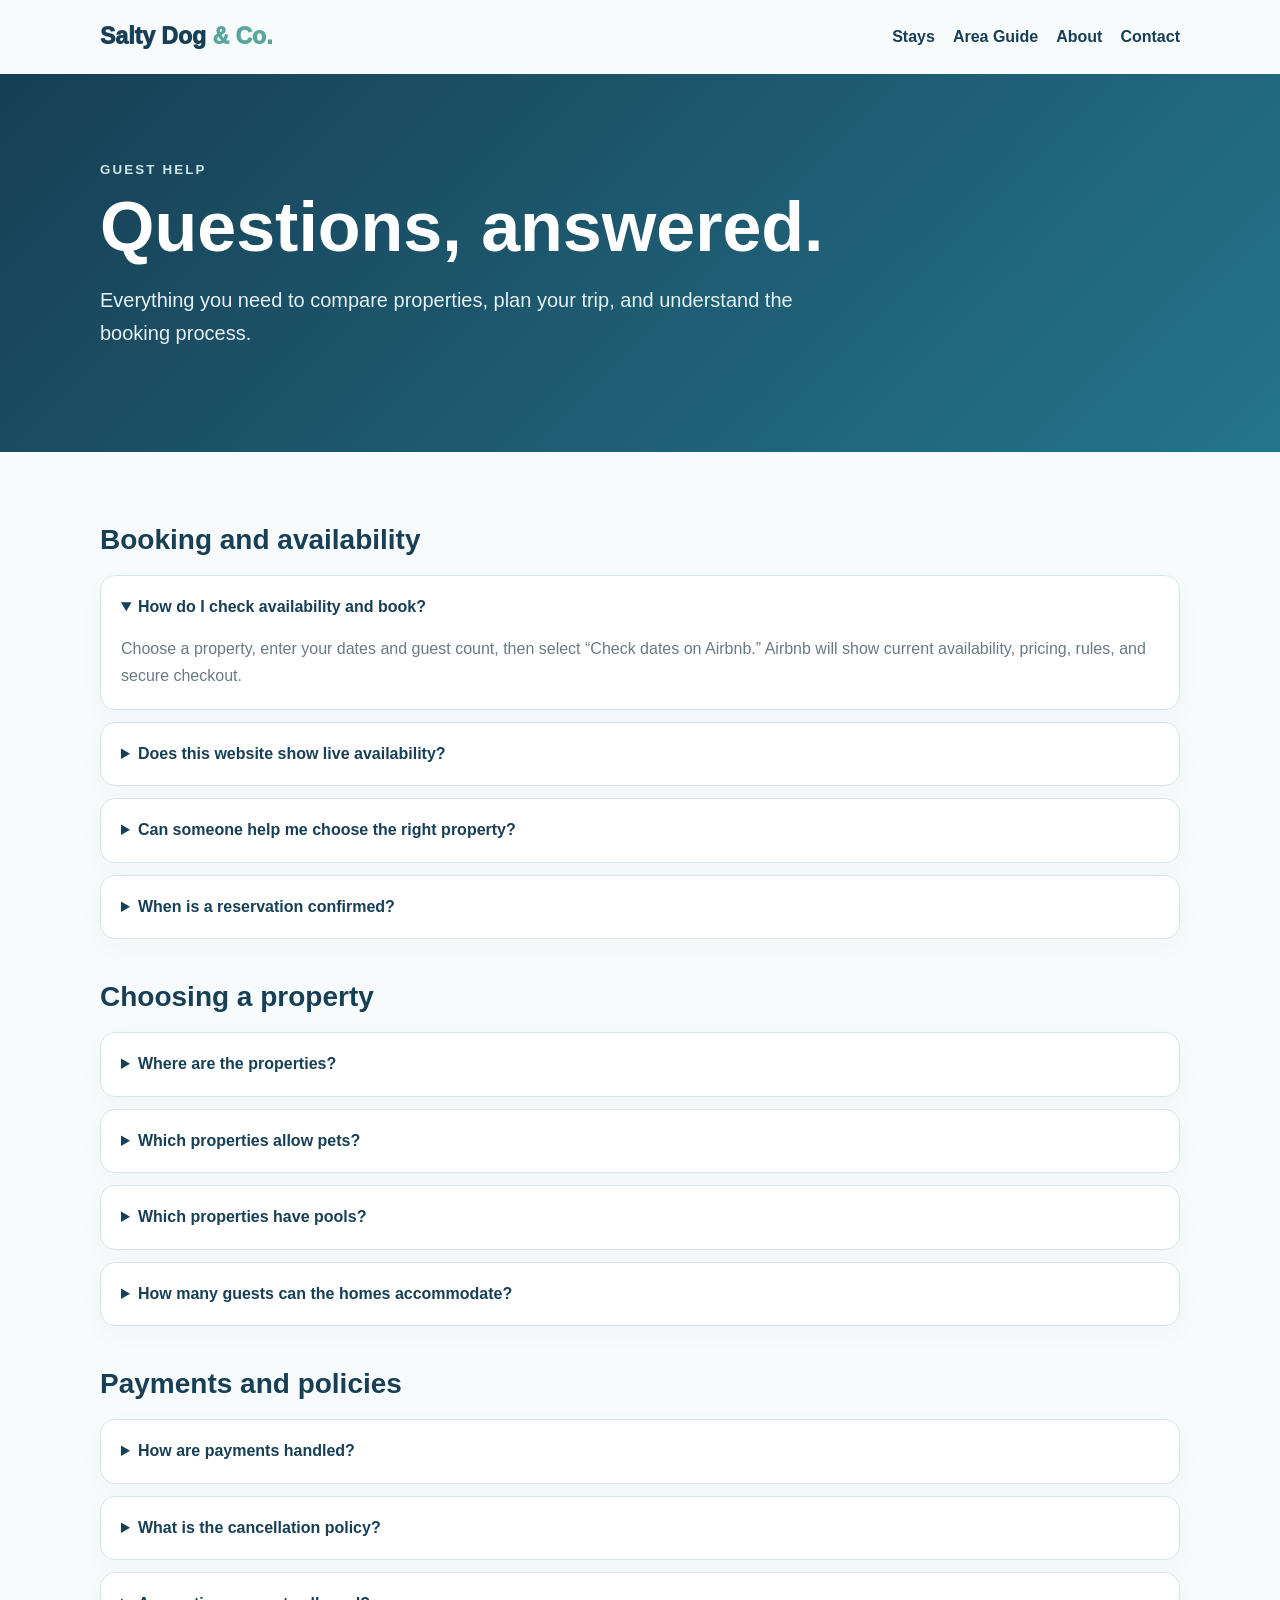
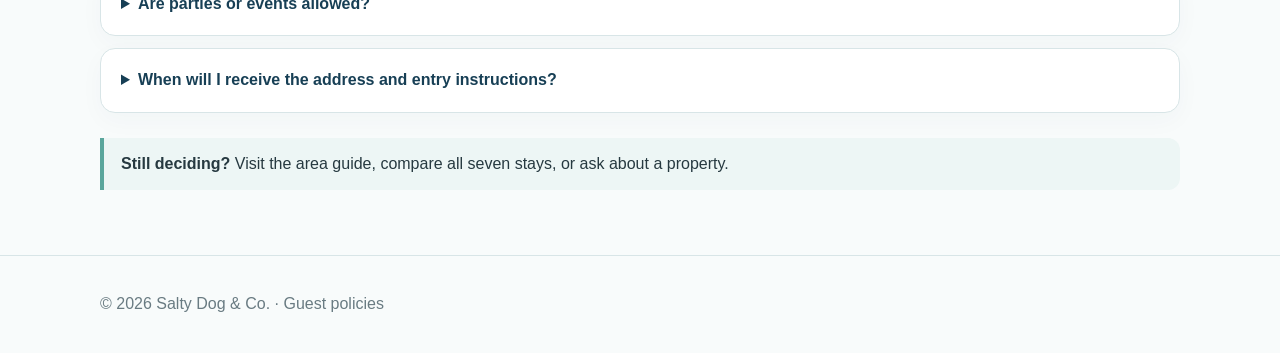
<file: faq.html>
<!doctype html>
<html lang="en"><head><meta charset="utf-8"><meta name="viewport" content="width=device-width,initial-scale=1"><title>Frequently Asked Questions | Salty Dog & Co.</title><meta name="description" content="Answers about Salty Dog & Co. vacation rentals, Airbnb booking, pets, pools, and Emerald Coast stays."><link rel="stylesheet" href="/assets/info.css"><style>.category{color:var(--navy);font-size:28px;margin:35px 0 8px}.category:first-child{margin-top:0}.faq details{box-shadow:0 8px 25px #173f5508}.faq details p{color:var(--muted);margin-bottom:2px}.tip{border-left:4px solid var(--sea);padding:13px 17px;background:var(--mist);border-radius:0 12px 12px 0;margin-top:25px}</style></head>
<body><header class="wrap top"><a class="brand" href="/">Salty Dog <span>& Co.</span></a><nav><a href="/#stays">Stays</a><a href="/guide.html">Area Guide</a><a href="/about.html">About</a><a href="/contact.html">Contact</a></nav></header>
<section class="hero"><div class="wrap"><small>Guest help</small><h1>Questions, answered.</h1><p>Everything you need to compare properties, plan your trip, and understand the booking process.</p></div></section>
<main class="wrap section faq"><h2 class="category">Booking and availability</h2><details open><summary>How do I check availability and book?</summary><p>Choose a property, enter your dates and guest count, then select “Check dates on Airbnb.” Airbnb will show current availability, pricing, rules, and secure checkout.</p></details><details><summary>Does this website show live availability?</summary><p>The property pages send your selected dates and guest count to the matching Airbnb listing. Airbnb remains the source for current availability and pricing.</p></details><details><summary>Can someone help me choose the right property?</summary><p>Yes. <a href="mailto:taryn.sanford@yahoo.com">Email Salty Dog &amp; Co.</a> or call/text 850-910-5390 for property-specific help before booking.</p></details><details><summary>When is a reservation confirmed?</summary><p>A reservation is confirmed according to the confirmation shown by Airbnb after its checkout requirements are completed.</p></details><h2 class="category">Choosing a property</h2><details><summary>Where are the properties?</summary><p>The collection includes homes and condos in Navarre, Navarre Beach, and Fort Walton Beach, with access to Okaloosa Island, Destin, and the surrounding Emerald Coast.</p></details><details><summary>Which properties allow pets?</summary><p>The Salty Dog and Stars & Sea are currently identified as pet-friendly. Confirm pet limits, approval requirements, and applicable fees on Airbnb before booking.</p></details><details><summary>Which properties have pools?</summary><p>Beachfront Bliss, Deep Blue Dive, Sea Turtle, Seaside Vibes, Stars & Sea, and Waterfront Paradise currently feature private or shared pool access.</p></details><details><summary>How many guests can the homes accommodate?</summary><p>Capacities range from four guests in the waterfront condos to eighteen guests at Deep Blue Dive. Use the guest selector on the stays page to filter the collection.</p></details><h2 class="category">Payments and policies</h2><details><summary>How are payments handled?</summary><p>Payments are completed securely through Airbnb. Never send payment-card information through the website inquiry form, email, or text.</p></details><details><summary>What is the cancellation policy?</summary><p>The applicable cancellation deadline and refund terms appear on the selected property’s Airbnb listing before payment.</p></details><details><summary>Are parties or events allowed?</summary><p>Occupancy, event, quiet-hour, parking, smoking, pet, and pool rules vary by property. Review the current listing rules before booking.</p></details><details><summary>When will I receive the address and entry instructions?</summary><p>Confirmed guests receive the exact address, arrival details, and access instructions according to Airbnb and the host’s communication schedule.</p></details><div class="tip"><strong>Still deciding?</strong> Visit the <a href="/guide.html">area guide</a>, compare all <a href="/#stays">seven stays</a>, or <a href="/contact.html">ask about a property</a>.</div></main>
<footer><div class="wrap">© 2026 Salty Dog & Co. · <a href="/policies.html">Guest policies</a></div></footer></body></html>
</file>
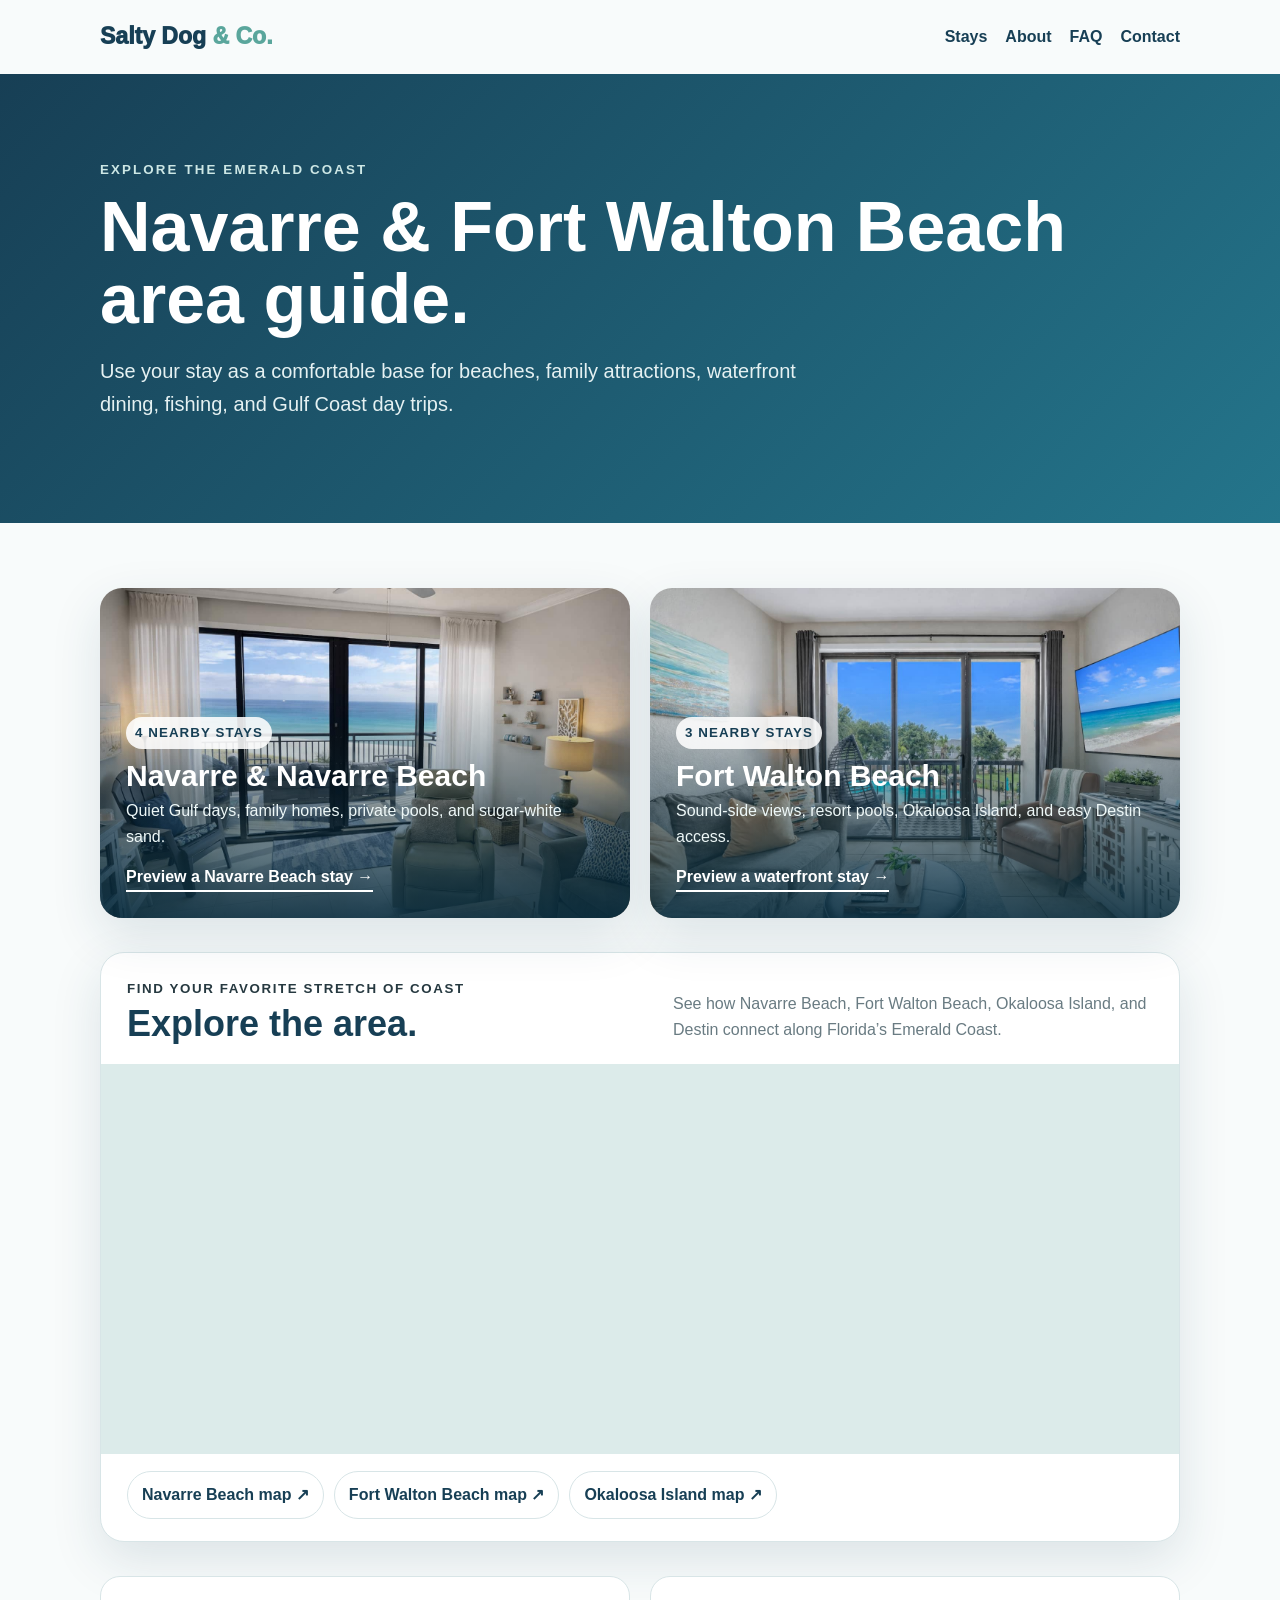
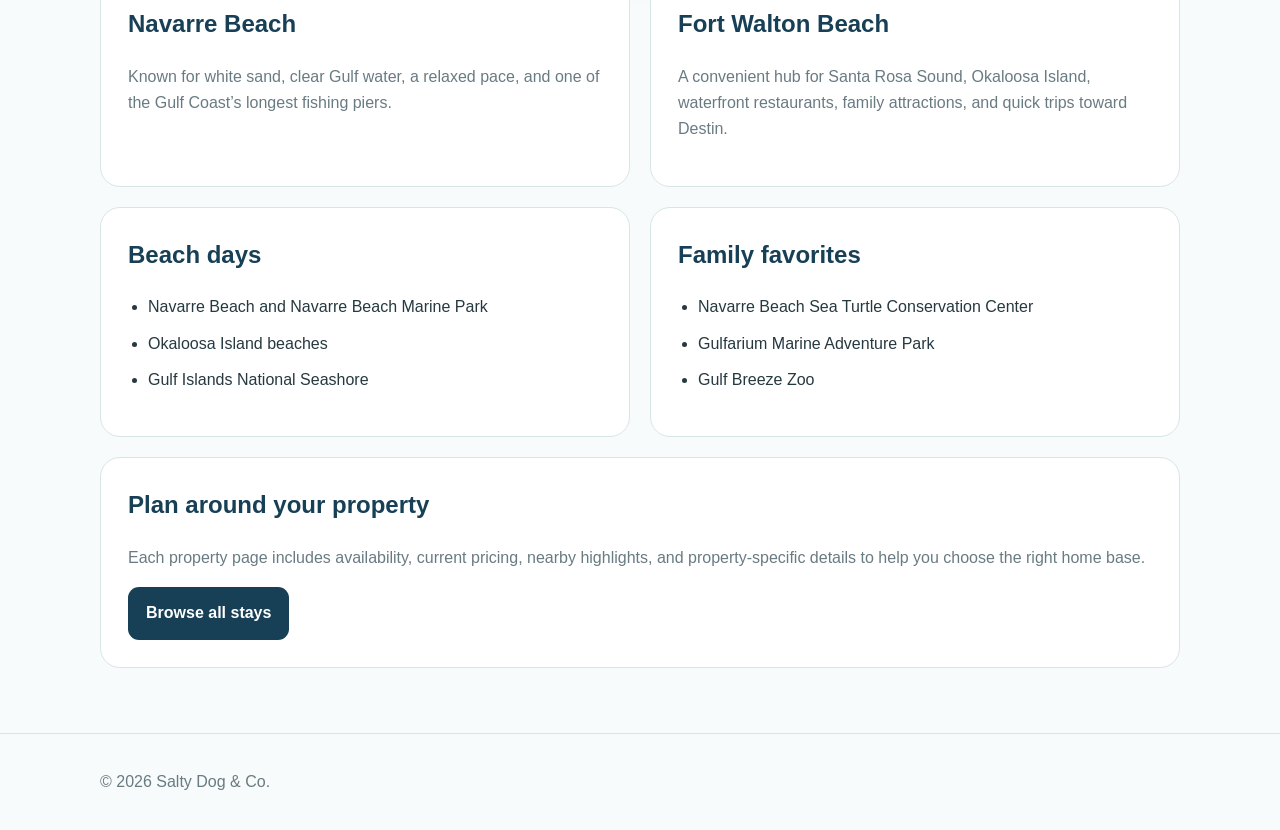
<file: guide.html>
<!doctype html>
<html lang="en">
<head>
  <meta charset="utf-8">
  <meta name="viewport" content="width=device-width,initial-scale=1">
  <title>Navarre & Fort Walton Beach Guide | Salty Dog & Co.</title>
  <meta name="description" content="Plan a vacation in Navarre, Navarre Beach, Fort Walton Beach, Okaloosa Island, and Destin.">
  <link rel="stylesheet" href="/assets/info.css">
  <style>
    .area-preview{display:grid;grid-template-columns:repeat(2,1fr);gap:20px;margin-bottom:34px}
    .area-photo{position:relative;min-height:330px;border-radius:22px;overflow:hidden;color:#fff;box-shadow:var(--shadow);isolation:isolate}
    .area-photo img{position:absolute;inset:0;width:100%;height:100%;object-fit:cover;transition:transform .35s ease}
    .area-photo:after{content:"";position:absolute;inset:0;background:linear-gradient(180deg,transparent 30%,rgba(10,47,65,.88));z-index:1}
    .area-photo:hover img{transform:scale(1.03)}
    .area-copy{position:absolute;z-index:2;left:0;right:0;bottom:0;padding:26px}
    .area-copy small{display:inline-block;padding:5px 9px;border-radius:999px;background:#ffffffde;color:var(--navy);font-weight:900;text-transform:uppercase;letter-spacing:.08em}
    .area-copy h2{font-size:30px;line-height:1.1;margin:10px 0 6px;color:#fff}
    .area-copy p{margin:0;color:#eef8f8}
    .area-link{display:inline-block;margin-top:13px;font-weight:900;border-bottom:2px solid #fff}
    .map-section{margin:0 0 34px;border:1px solid var(--line);border-radius:24px;overflow:hidden;background:#fff;box-shadow:var(--shadow)}
    .map-heading{display:flex;justify-content:space-between;align-items:end;gap:24px;padding:25px 26px 20px}
    .map-heading small{display:block;color:var(--teal);font-weight:900;text-transform:uppercase;letter-spacing:.12em}
    .map-heading h2{margin:4px 0 0;color:var(--navy);font-size:clamp(25px,4vw,36px);line-height:1.1}
    .map-heading p{max-width:480px;margin:0;color:var(--muted)}
    .map-frame{position:relative;height:390px;background:#dcebea}
    .map-frame iframe{width:100%;height:100%;border:0;display:block}
    .map-links{display:flex;gap:10px;flex-wrap:wrap;padding:17px 26px 22px}
    .map-links a{display:inline-flex;align-items:center;padding:10px 14px;border:1px solid var(--line);border-radius:999px;color:var(--navy);font-weight:850;background:#fff}
    .map-links a:hover{border-color:var(--teal);background:var(--foam)}
    @media(max-width:760px){.area-preview{grid-template-columns:1fr}.area-photo{min-height:285px}.map-heading{display:block}.map-heading p{margin-top:10px}.map-frame{height:310px}}
  </style>
</head>
<body>
  <header class="wrap top"><a class="brand" href="/">Salty Dog <span>& Co.</span></a><nav><a href="/#stays">Stays</a><a href="/about.html">About</a><a href="/faq.html">FAQ</a><a href="/contact.html">Contact</a></nav></header>
  <section class="hero"><div class="wrap"><small>Explore the Emerald Coast</small><h1>Navarre & Fort Walton Beach area guide.</h1><p>Use your stay as a comfortable base for beaches, family attractions, waterfront dining, fishing, and Gulf Coast day trips.</p></div></section>
  <main class="wrap section">
    <div class="area-preview" aria-label="Explore stays by area">
      <a class="area-photo" href="/property.html?stay=beachfront-bliss"><img src="/assets/properties/beachfront-bliss/01.jpeg" alt="White-sand shoreline at Navarre Beach"><span class="area-copy"><small>4 nearby stays</small><h2>Navarre & Navarre Beach</h2><p>Quiet Gulf days, family homes, private pools, and sugar-white sand.</p><span class="area-link">Preview a Navarre Beach stay →</span></span></a>
      <a class="area-photo" href="/property.html?stay=waterfront-paradise"><img src="/assets/properties/waterfront-paradise/01.jpeg" alt="Waterfront dock on Santa Rosa Sound near Fort Walton Beach"><span class="area-copy"><small>3 nearby stays</small><h2>Fort Walton Beach</h2><p>Sound-side views, resort pools, Okaloosa Island, and easy Destin access.</p><span class="area-link">Preview a waterfront stay →</span></span></a>
    </div>
    <section class="map-section" aria-labelledby="area-map-title">
      <div class="map-heading"><div><small>Find your favorite stretch of coast</small><h2 id="area-map-title">Explore the area.</h2></div><p>See how Navarre Beach, Fort Walton Beach, Okaloosa Island, and Destin connect along Florida’s Emerald Coast.</p></div>
      <div class="map-frame"><iframe title="Google Map of Navarre and Fort Walton Beach" src="https://maps.google.com/maps?q=30.405,-86.85&amp;z=10&amp;output=embed" loading="lazy" referrerpolicy="no-referrer-when-downgrade" allowfullscreen></iframe></div>
      <div class="map-links"><a href="https://www.google.com/maps/search/?api=1&amp;query=Navarre+Beach+Florida" target="_blank" rel="noopener">Navarre Beach map ↗</a><a href="https://www.google.com/maps/search/?api=1&amp;query=Fort+Walton+Beach+Florida" target="_blank" rel="noopener">Fort Walton Beach map ↗</a><a href="https://www.google.com/maps/search/?api=1&amp;query=Okaloosa+Island+Florida" target="_blank" rel="noopener">Okaloosa Island map ↗</a></div>
    </section>
    <div class="grid">
      <article class="card"><h2>Navarre Beach</h2><p>Known for white sand, clear Gulf water, a relaxed pace, and one of the Gulf Coast’s longest fishing piers.</p></article>
      <article class="card"><h2>Fort Walton Beach</h2><p>A convenient hub for Santa Rosa Sound, Okaloosa Island, waterfront restaurants, family attractions, and quick trips toward Destin.</p></article>
      <article class="card"><h2>Beach days</h2><ul class="list"><li>Navarre Beach and Navarre Beach Marine Park</li><li>Okaloosa Island beaches</li><li>Gulf Islands National Seashore</li></ul></article>
      <article class="card"><h2>Family favorites</h2><ul class="list"><li>Navarre Beach Sea Turtle Conservation Center</li><li>Gulfarium Marine Adventure Park</li><li>Gulf Breeze Zoo</li></ul></article>
      <article class="card wide"><h2>Plan around your property</h2><p>Each property page includes availability, current pricing, nearby highlights, and property-specific details to help you choose the right home base.</p><a class="button" href="/#stays">Browse all stays</a></article>
    </div>
  </main>
  <footer><div class="wrap">© 2026 Salty Dog & Co.</div></footer>
</body>
</html>
</file>
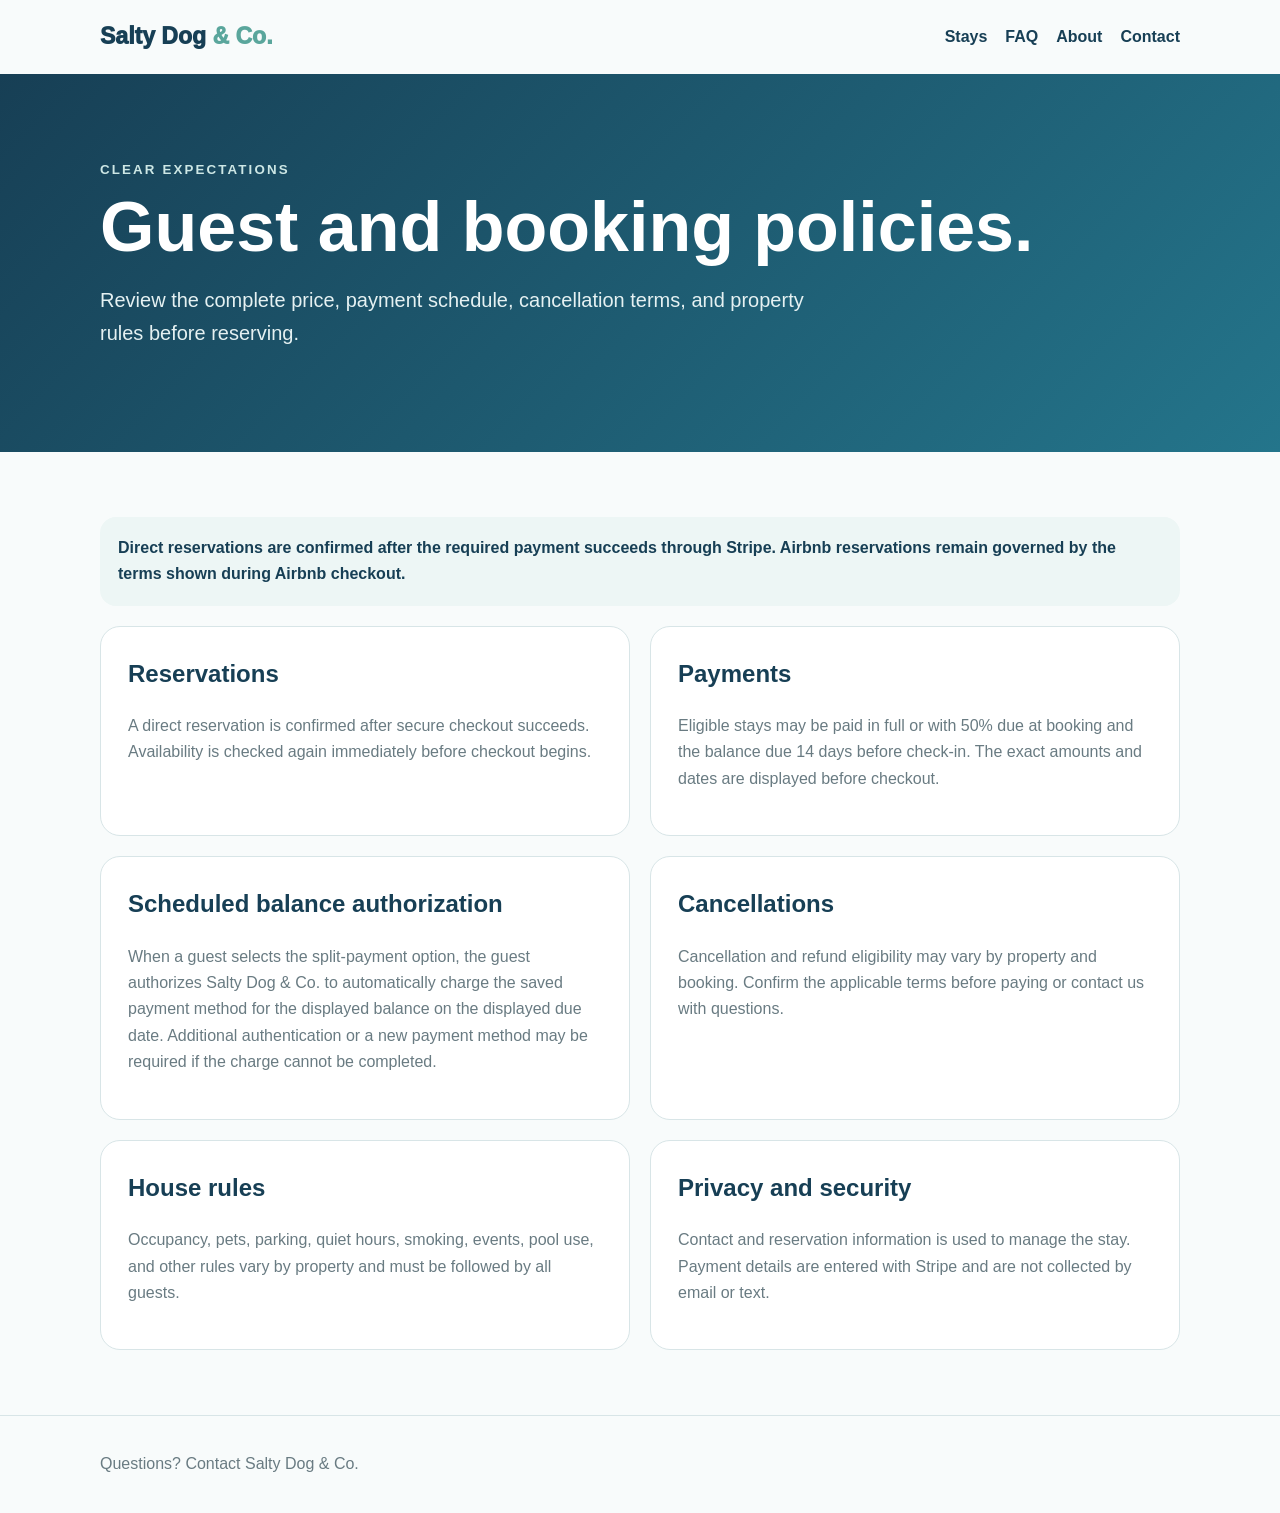
<file: policies.html>
<!doctype html>
<html lang="en"><head><meta charset="utf-8"><meta name="viewport" content="width=device-width,initial-scale=1"><title>Guest Policies | Salty Dog & Co.</title><meta name="description" content="Booking, cancellation, payment, privacy, and property policy information for Salty Dog & Co."><link rel="stylesheet" href="/assets/info.css"></head>
<body><header class="wrap top"><a class="brand" href="/">Salty Dog <span>& Co.</span></a><nav><a href="/#stays">Stays</a><a href="/faq.html">FAQ</a><a href="/about.html">About</a><a href="/contact.html">Contact</a></nav></header>
<section class="hero"><div class="wrap"><small>Clear expectations</small><h1>Guest and booking policies.</h1><p>Review the complete price, payment schedule, cancellation terms, and property rules before reserving.</p></div></section>
<main class="wrap section"><div class="notice">Direct reservations are confirmed after the required payment succeeds through Stripe. Airbnb reservations remain governed by the terms shown during Airbnb checkout.</div><div class="grid" style="margin-top:20px"><article class="card"><h2>Reservations</h2><p>A direct reservation is confirmed after secure checkout succeeds. Availability is checked again immediately before checkout begins.</p></article><article class="card"><h2>Payments</h2><p>Eligible stays may be paid in full or with 50% due at booking and the balance due 14 days before check-in. The exact amounts and dates are displayed before checkout.</p></article><article class="card"><h2>Scheduled balance authorization</h2><p>When a guest selects the split-payment option, the guest authorizes Salty Dog &amp; Co. to automatically charge the saved payment method for the displayed balance on the displayed due date. Additional authentication or a new payment method may be required if the charge cannot be completed.</p></article><article class="card"><h2>Cancellations</h2><p>Cancellation and refund eligibility may vary by property and booking. Confirm the applicable terms before paying or contact us with questions.</p></article><article class="card"><h2>House rules</h2><p>Occupancy, pets, parking, quiet hours, smoking, events, pool use, and other rules vary by property and must be followed by all guests.</p></article><article class="card"><h2>Privacy and security</h2><p>Contact and reservation information is used to manage the stay. Payment details are entered with Stripe and are not collected by email or text.</p></article></div></main>
<footer><div class="wrap">Questions? <a href="/contact.html">Contact Salty Dog & Co.</a></div></footer></body></html>
</file>
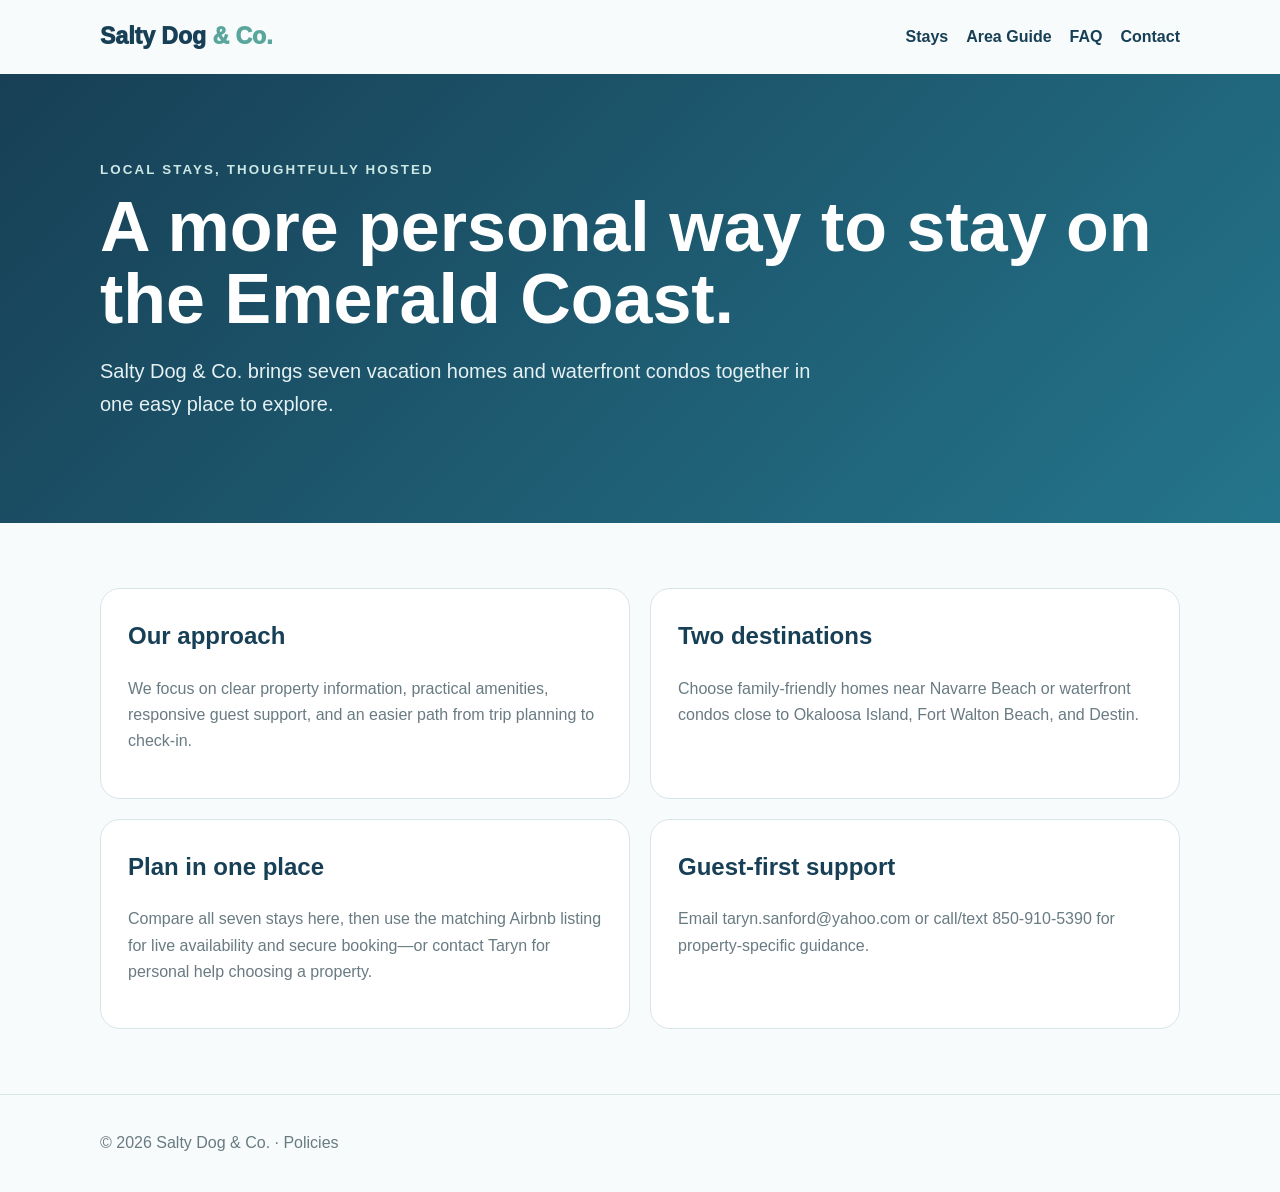
<file: salty-dog-site-edits-v7/about.html>
<!doctype html>
<html lang="en"><head><meta charset="utf-8"><meta name="viewport" content="width=device-width,initial-scale=1"><title>About | Salty Dog & Co.</title><meta name="description" content="Learn about Salty Dog & Co. vacation rentals in Navarre and Fort Walton Beach."><link rel="stylesheet" href="/assets/info.css"></head>
<body><header class="wrap top"><a class="brand" href="/">Salty Dog <span>& Co.</span></a><nav><a href="/#stays">Stays</a><a href="/guide.html">Area Guide</a><a href="/faq.html">FAQ</a><a href="/contact.html">Contact</a></nav></header>
<section class="hero"><div class="wrap"><small>Local stays, thoughtfully hosted</small><h1>A more personal way to stay on the Emerald Coast.</h1><p>Salty Dog & Co. brings seven vacation homes and waterfront condos together in one easy place to explore.</p></div></section>
<main class="wrap section"><div class="grid"><article class="card"><h2>Our approach</h2><p>We focus on clear property information, practical amenities, responsive guest support, and an easier path from trip planning to check-in.</p></article><article class="card"><h2>Two destinations</h2><p>Choose family-friendly homes near Navarre Beach or waterfront condos close to Okaloosa Island, Fort Walton Beach, and Destin.</p></article><article class="card"><h2>Plan in one place</h2><p>Compare all seven stays here, then use the matching Airbnb listing for live availability and secure booking—or contact Taryn for personal help choosing a property.</p></article><article class="card"><h2>Guest-first support</h2><p>Email <a href="mailto:taryn.sanford@yahoo.com">taryn.sanford@yahoo.com</a> or call/text <a href="tel:+18509105390">850-910-5390</a> for property-specific guidance.</p></article></div></main>
<footer><div class="wrap">© 2026 Salty Dog & Co. · <a href="/policies.html">Policies</a></div></footer></body></html>
</file>
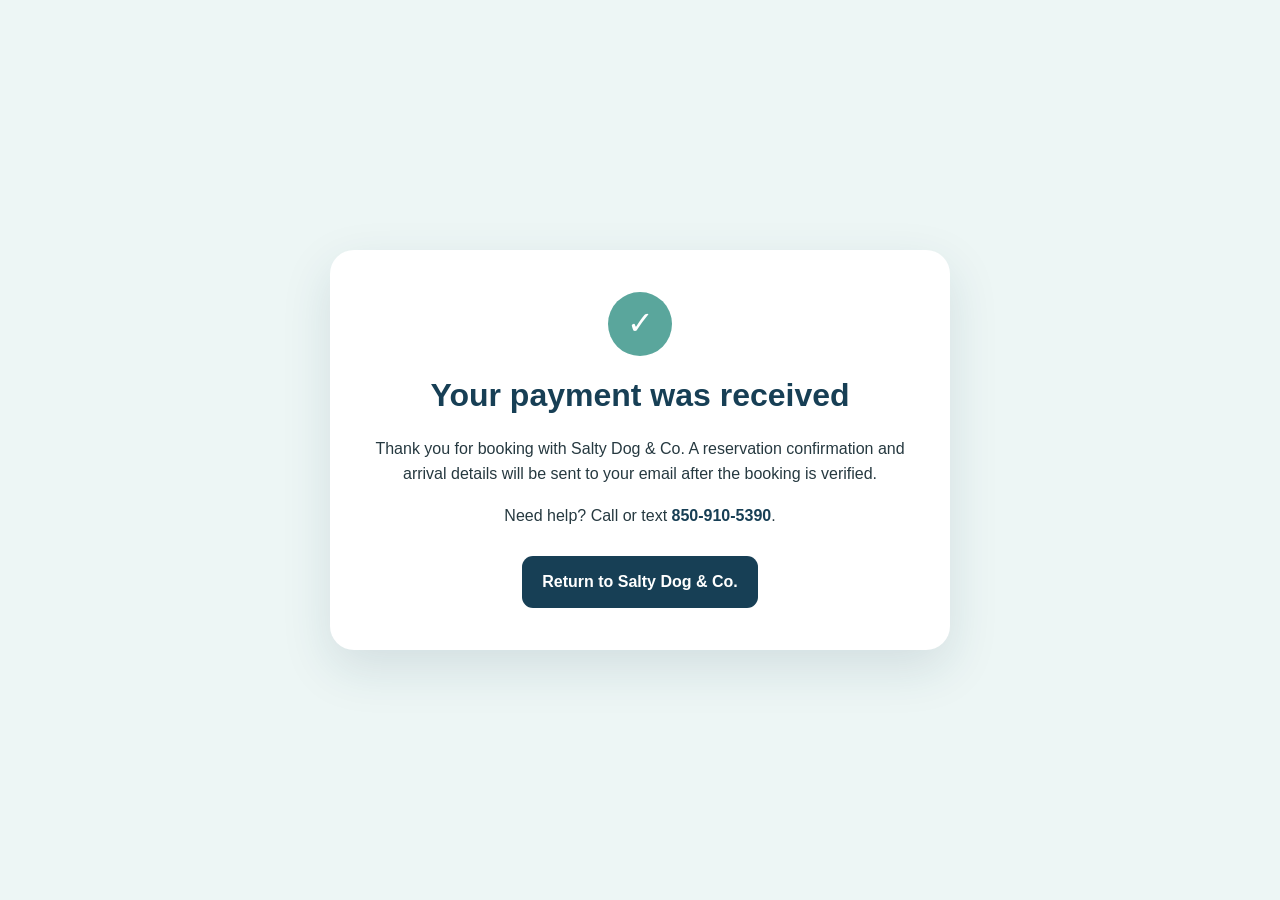
<file: salty-dog-site-edits-v7/booking-success.html>
<!doctype html><html lang="en"><head><meta charset="utf-8"><meta name="viewport" content="width=device-width,initial-scale=1"><title>Payment received | Salty Dog & Co.</title><style>:root{--navy:#173f55;--sea:#5aa69c;--mist:#edf6f5;--ink:#263940}*{box-sizing:border-box}body{margin:0;background:var(--mist);color:var(--ink);font:16px/1.6 Arial,sans-serif;min-height:100vh;display:grid;place-items:center}.card{width:min(620px,92%);background:#fff;border-radius:24px;padding:42px;box-shadow:0 18px 50px #173f5520;text-align:center}.mark{width:64px;height:64px;border-radius:50%;display:grid;place-items:center;background:var(--sea);color:#fff;font-size:32px;margin:auto}h1{color:var(--navy);line-height:1.15}a{display:inline-block;background:var(--navy);color:#fff;text-decoration:none;font-weight:800;padding:13px 20px;border-radius:11px;margin-top:12px}</style></head><body><main class="card"><div class="mark">✓</div><h1>Your payment was received</h1><p>Thank you for booking with Salty Dog &amp; Co. A reservation confirmation and arrival details will be sent to your email after the booking is verified.</p><p>Need help? Call or text <a style="display:inline;background:none;color:var(--navy);padding:0;margin:0" href="tel:+18509105390">850-910-5390</a>.</p><a href="/">Return to Salty Dog &amp; Co.</a></main></body></html>
</file>
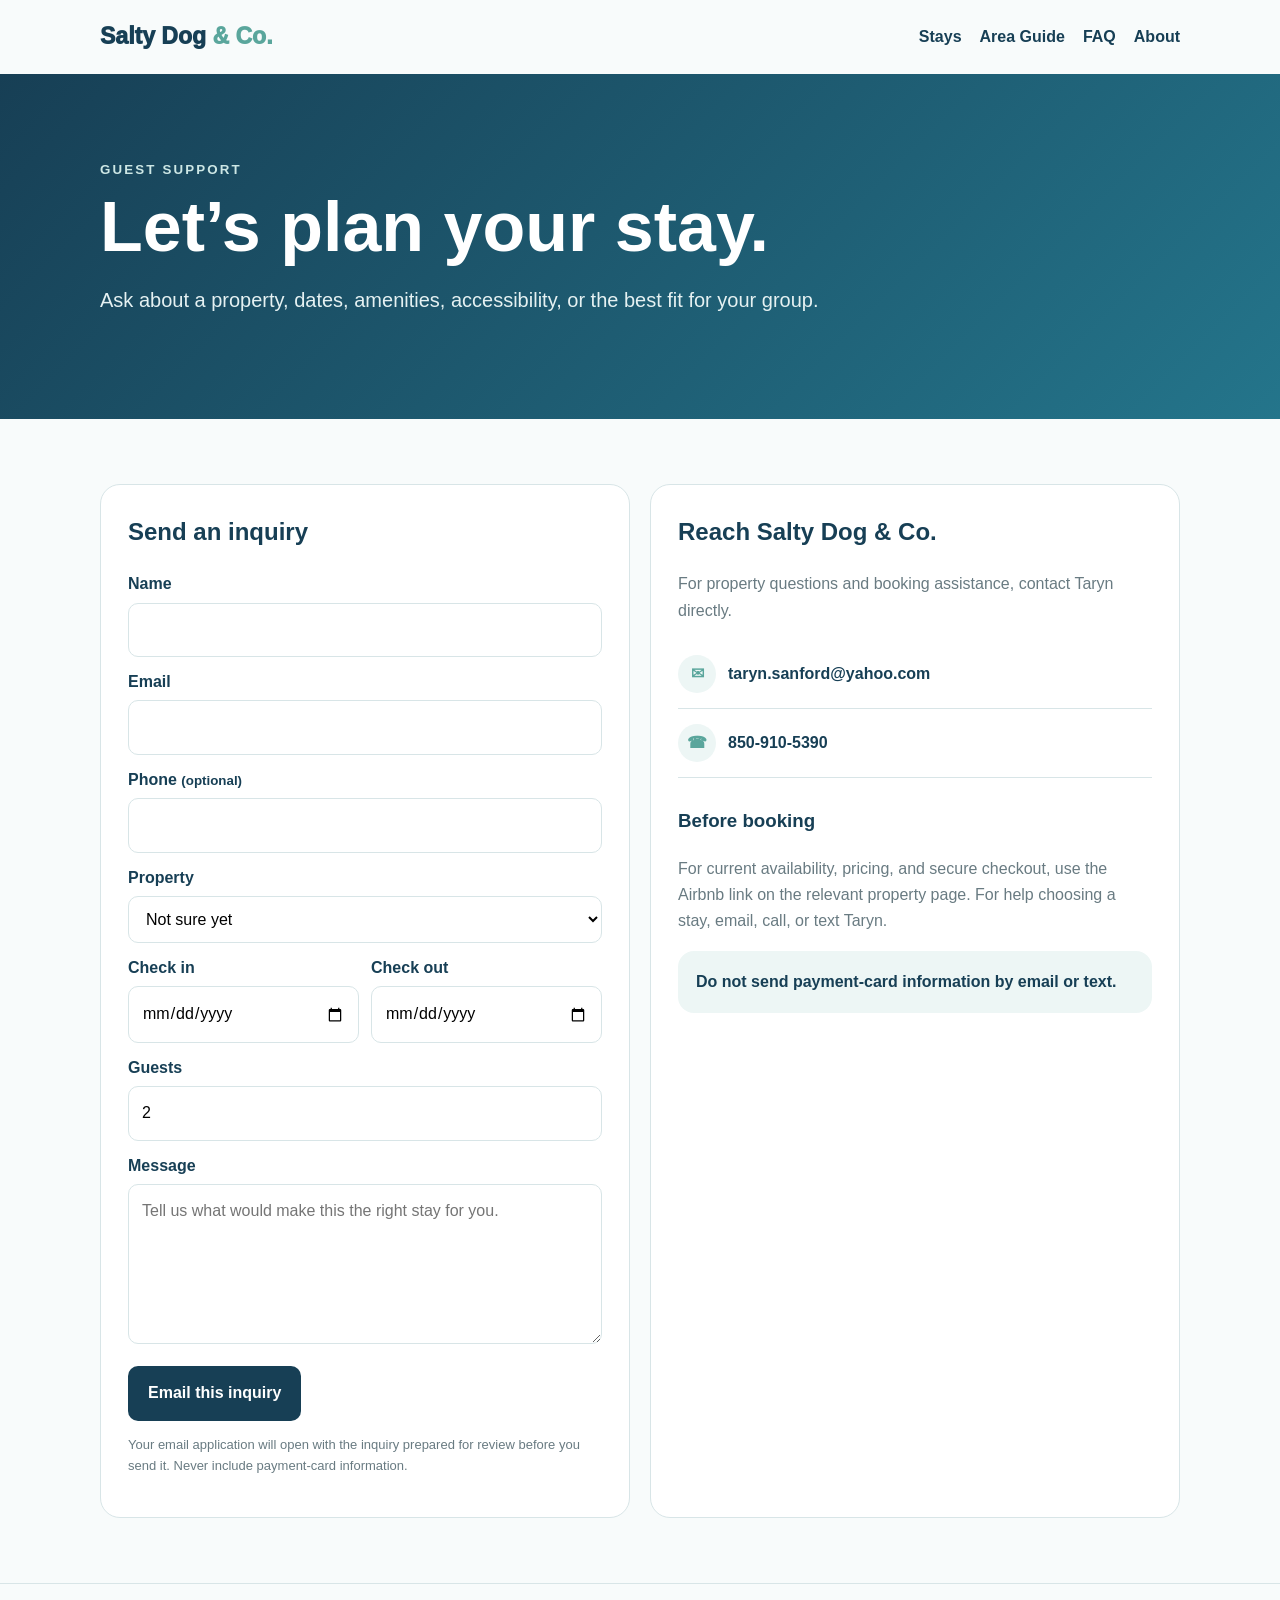
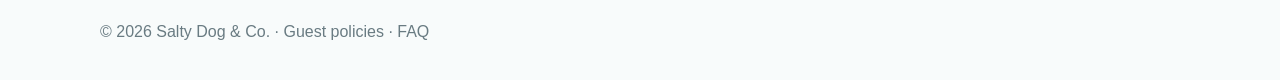
<file: salty-dog-site-edits-v7/contact.html>
<!doctype html>
<html lang="en"><head><meta charset="utf-8"><meta name="viewport" content="width=device-width,initial-scale=1"><title>Contact | Salty Dog & Co.</title><meta name="description" content="Contact Salty Dog & Co. about Navarre and Fort Walton Beach vacation rentals."><link rel="stylesheet" href="/assets/info.css"><style>.contact-link{display:flex;gap:12px;align-items:center;padding:15px 0;border-bottom:1px solid var(--line);font-weight:850;color:var(--navy)}.contact-link span{display:grid;place-items:center;width:38px;height:38px;border-radius:50%;background:var(--mist);color:var(--sea)}.dates{display:grid;grid-template-columns:1fr 1fr;gap:12px}.success{display:none;background:#e6f5ef;color:#155b44;padding:14px;border-radius:12px;margin-top:14px}@media(max-width:600px){.dates{grid-template-columns:1fr}}</style></head>
<body><header class="wrap top"><a class="brand" href="/">Salty Dog <span>& Co.</span></a><nav><a href="/#stays">Stays</a><a href="/guide.html">Area Guide</a><a href="/faq.html">FAQ</a><a href="/about.html">About</a></nav></header><section class="hero"><div class="wrap"><small>Guest support</small><h1>Let’s plan your stay.</h1><p>Ask about a property, dates, amenities, accessibility, or the best fit for your group.</p></div></section>
<main class="wrap section"><div class="grid"><section class="card"><h2>Send an inquiry</h2><form id="contactForm"><label for="guestName">Name</label><input id="guestName" autocomplete="name" required><label for="guestEmail">Email</label><input id="guestEmail" type="email" autocomplete="email" required><label for="guestPhone">Phone <small>(optional)</small></label><input id="guestPhone" type="tel" autocomplete="tel"><label for="property">Property</label><select id="property"><option>Not sure yet</option><option>The Salty Dog</option><option>Beachfront Bliss</option><option>Deep Blue Dive</option><option>Sea Turtle</option><option>Seaside Vibes</option><option>Stars & Sea</option><option>Waterfront Paradise</option></select><div class="dates"><div><label for="checkin">Check in</label><input id="checkin" type="date"></div><div><label for="checkout">Check out</label><input id="checkout" type="date"></div></div><label for="guests">Guests</label><input id="guests" type="number" min="1" max="18" value="2"><label for="message">Message</label><textarea id="message" rows="5" required placeholder="Tell us what would make this the right stay for you."></textarea><button type="submit">Email this inquiry</button><p class="form-note">Your email application will open with the inquiry prepared for review before you send it. Never include payment-card information.</p><div class="success" id="formStatus">Your inquiry is ready in your email application.</div></form></section><aside class="card"><h2>Reach Salty Dog & Co.</h2><p>For property questions and booking assistance, contact Taryn directly.</p><a class="contact-link" href="mailto:taryn.sanford@yahoo.com"><span>✉</span>taryn.sanford@yahoo.com</a><a class="contact-link" href="tel:+18509105390"><span>☎</span>850-910-5390</a><h3 style="margin-top:28px">Before booking</h3><p>For current availability, pricing, and secure checkout, use the Airbnb link on the relevant property page. For help choosing a stay, email, call, or text Taryn.</p><div class="notice">Do not send payment-card information by email or text.</div></aside></div></main>
<footer><div class="wrap">© 2026 Salty Dog & Co. · <a href="/policies.html">Guest policies</a> · <a href="/faq.html">FAQ</a></div></footer><script>
const params=new URLSearchParams(location.search),requested=params.get('property'),today=new Date();today.setDate(today.getDate()+1);checkin.min=today.toISOString().slice(0,10);if(requested){const match=[...property.options].find(x=>x.text===requested);if(match)property.value=requested;message.value=`Hi, I’m interested in ${requested}. Please help me with availability and booking details.`}checkin.onchange=()=>{checkout.min=checkin.value;if(checkout.value&&checkout.value<=checkin.value)checkout.value=''};contactForm.onsubmit=e=>{e.preventDefault();const subject=`Salty Dog inquiry — ${property.value}`,body=[`Name: ${guestName.value}`,`Email: ${guestEmail.value}`,`Phone: ${guestPhone.value||'Not provided'}`,`Property: ${property.value}`,`Dates: ${checkin.value||'Flexible'} to ${checkout.value||'Flexible'}`,`Guests: ${guests.value}`,'',message.value].join('\n');location.href=`mailto:taryn.sanford@yahoo.com?subject=${encodeURIComponent(subject)}&body=${encodeURIComponent(body)}`;formStatus.style.display='block'};
</script></body></html>
</file>
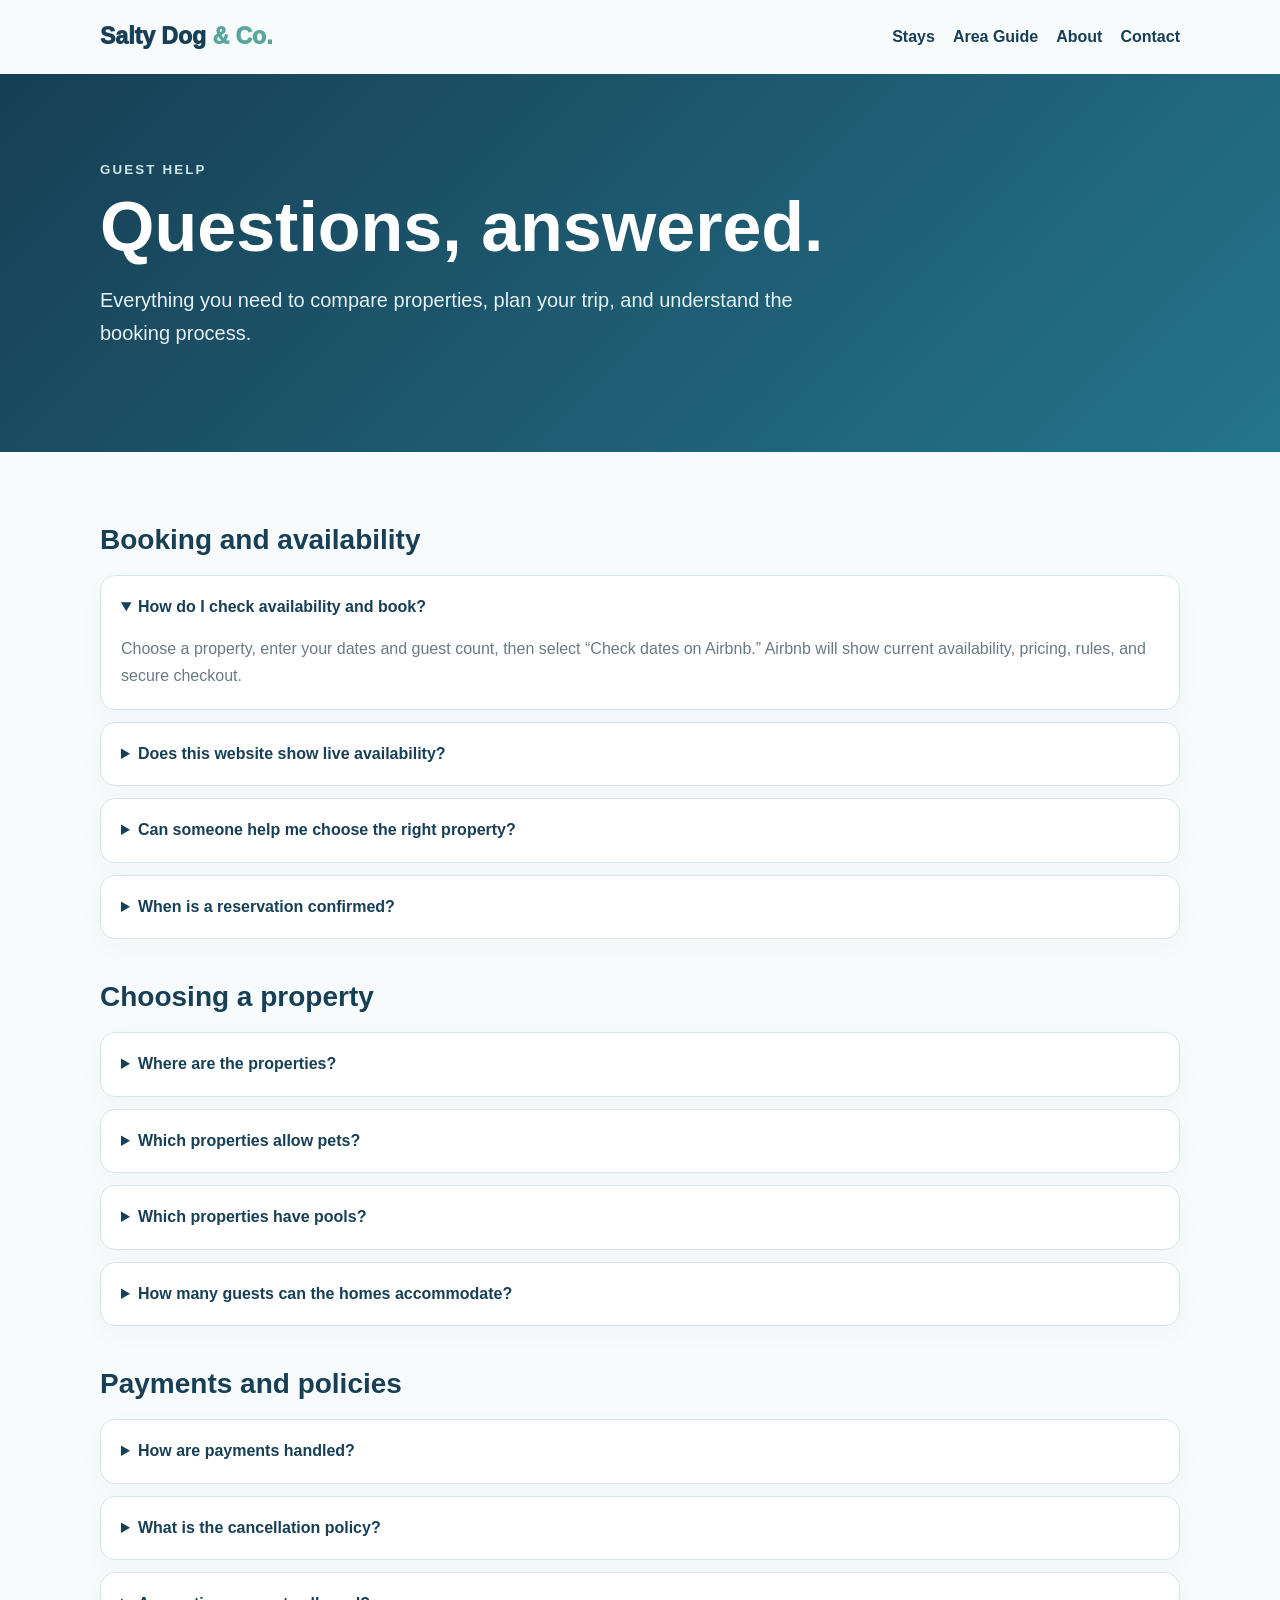
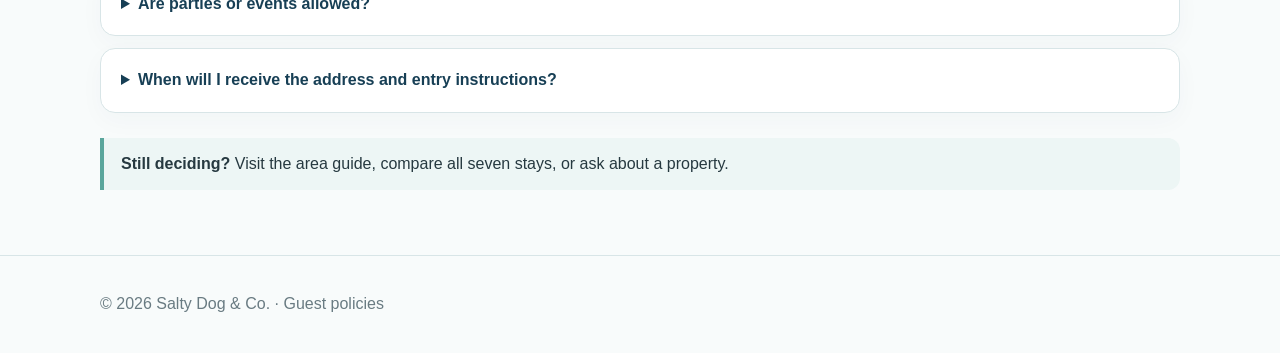
<file: salty-dog-site-edits-v7/faq.html>
<!doctype html>
<html lang="en"><head><meta charset="utf-8"><meta name="viewport" content="width=device-width,initial-scale=1"><title>Frequently Asked Questions | Salty Dog & Co.</title><meta name="description" content="Answers about Salty Dog & Co. vacation rentals, Airbnb booking, pets, pools, and Emerald Coast stays."><link rel="stylesheet" href="/assets/info.css"><style>.category{color:var(--navy);font-size:28px;margin:35px 0 8px}.category:first-child{margin-top:0}.faq details{box-shadow:0 8px 25px #173f5508}.faq details p{color:var(--muted);margin-bottom:2px}.tip{border-left:4px solid var(--sea);padding:13px 17px;background:var(--mist);border-radius:0 12px 12px 0;margin-top:25px}</style></head>
<body><header class="wrap top"><a class="brand" href="/">Salty Dog <span>& Co.</span></a><nav><a href="/#stays">Stays</a><a href="/guide.html">Area Guide</a><a href="/about.html">About</a><a href="/contact.html">Contact</a></nav></header>
<section class="hero"><div class="wrap"><small>Guest help</small><h1>Questions, answered.</h1><p>Everything you need to compare properties, plan your trip, and understand the booking process.</p></div></section>
<main class="wrap section faq"><h2 class="category">Booking and availability</h2><details open><summary>How do I check availability and book?</summary><p>Choose a property, enter your dates and guest count, then select “Check dates on Airbnb.” Airbnb will show current availability, pricing, rules, and secure checkout.</p></details><details><summary>Does this website show live availability?</summary><p>The property pages send your selected dates and guest count to the matching Airbnb listing. Airbnb remains the source for current availability and pricing.</p></details><details><summary>Can someone help me choose the right property?</summary><p>Yes. Email taryn.sanford@yahoo.com or call/text 850-910-5390 for property-specific help before booking.</p></details><details><summary>When is a reservation confirmed?</summary><p>A reservation is confirmed according to the confirmation shown by Airbnb after its checkout requirements are completed.</p></details><h2 class="category">Choosing a property</h2><details><summary>Where are the properties?</summary><p>The collection includes homes and condos in Navarre, Navarre Beach, and Fort Walton Beach, with access to Okaloosa Island, Destin, and the surrounding Emerald Coast.</p></details><details><summary>Which properties allow pets?</summary><p>The Salty Dog and Stars & Sea are currently identified as pet-friendly. Confirm pet limits, approval requirements, and applicable fees on Airbnb before booking.</p></details><details><summary>Which properties have pools?</summary><p>Beachfront Bliss, Deep Blue Dive, Sea Turtle, Seaside Vibes, Stars & Sea, and Waterfront Paradise currently feature private or shared pool access.</p></details><details><summary>How many guests can the homes accommodate?</summary><p>Capacities range from four guests in the waterfront condos to eighteen guests at Deep Blue Dive. Use the guest selector on the stays page to filter the collection.</p></details><h2 class="category">Payments and policies</h2><details><summary>How are payments handled?</summary><p>Payments are completed securely through Airbnb. Never send payment-card information through the website inquiry form, email, or text.</p></details><details><summary>What is the cancellation policy?</summary><p>The applicable cancellation deadline and refund terms appear on the selected property’s Airbnb listing before payment.</p></details><details><summary>Are parties or events allowed?</summary><p>Occupancy, event, quiet-hour, parking, smoking, pet, and pool rules vary by property. Review the current listing rules before booking.</p></details><details><summary>When will I receive the address and entry instructions?</summary><p>Confirmed guests receive the exact address, arrival details, and access instructions according to Airbnb and the host’s communication schedule.</p></details><div class="tip"><strong>Still deciding?</strong> Visit the <a href="/guide.html">area guide</a>, compare all <a href="/#stays">seven stays</a>, or <a href="/contact.html">ask about a property</a>.</div></main>
<footer><div class="wrap">© 2026 Salty Dog & Co. · <a href="/policies.html">Guest policies</a></div></footer></body></html>
</file>
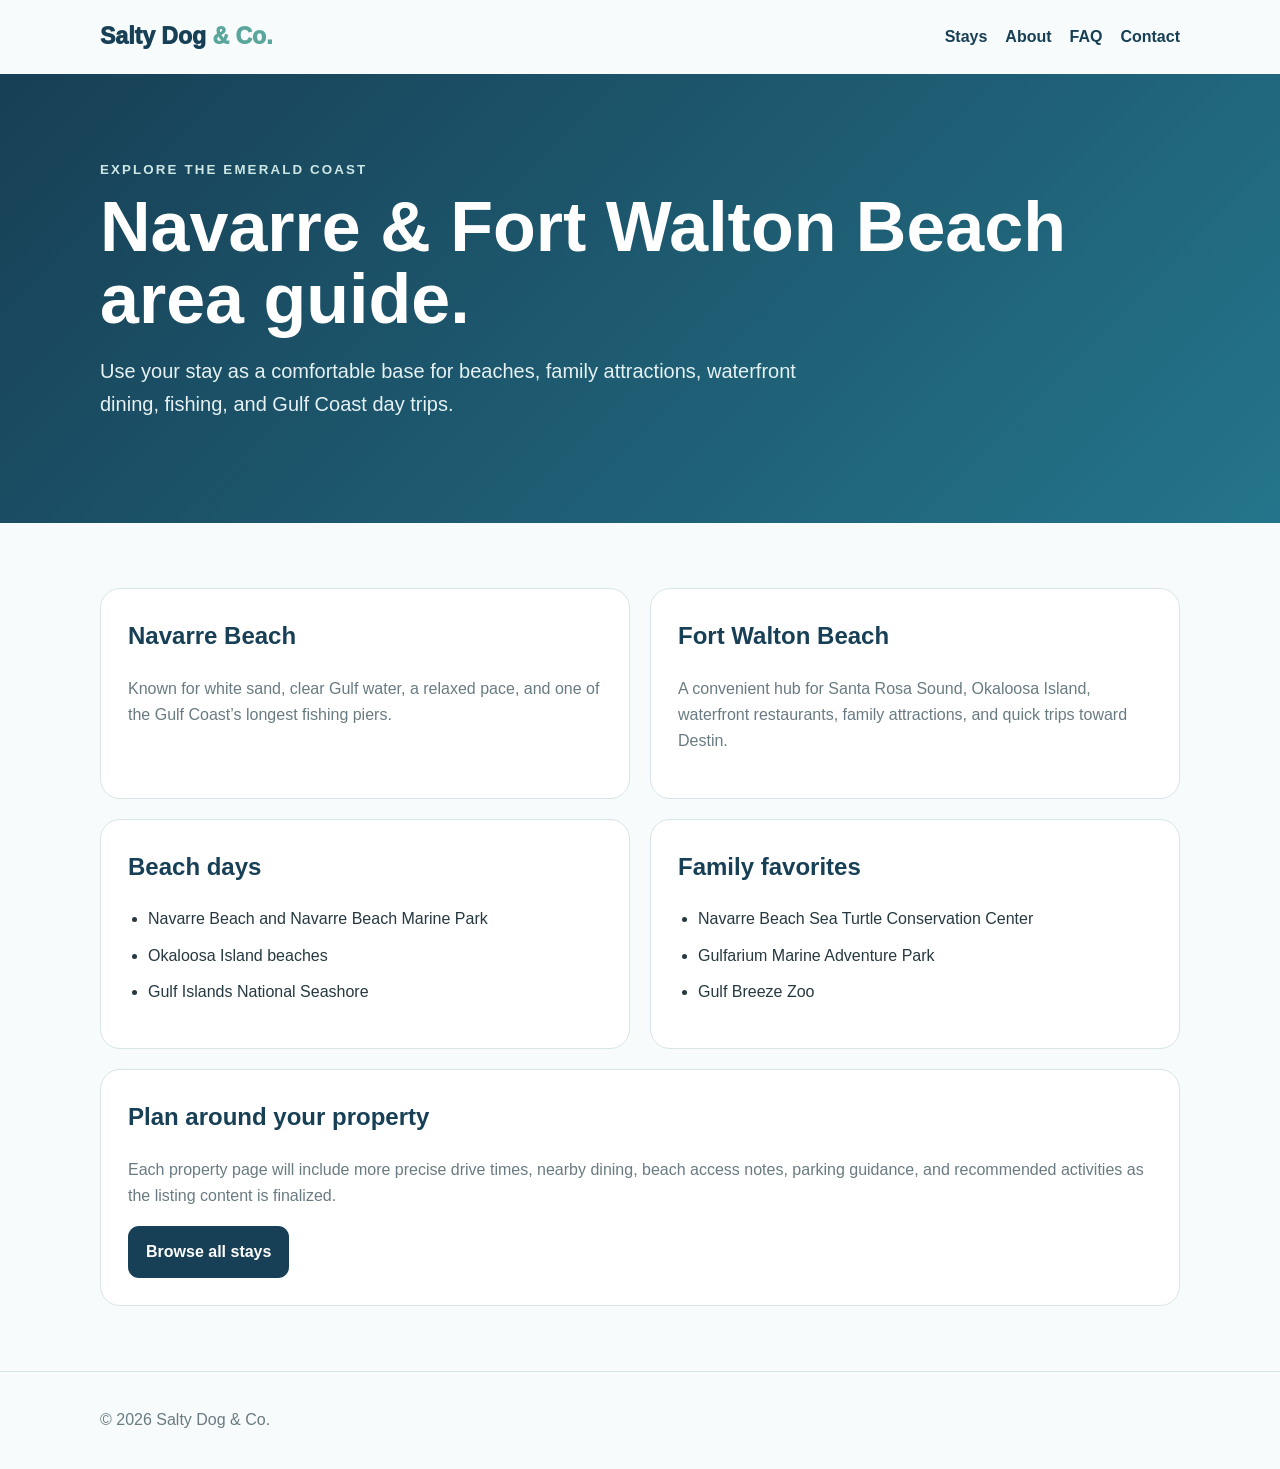
<file: salty-dog-site-edits-v7/guide.html>
<!doctype html><html lang="en"><head><meta charset="utf-8"><meta name="viewport" content="width=device-width,initial-scale=1"><title>Navarre & Fort Walton Beach Guide | Salty Dog & Co.</title><meta name="description" content="Plan a vacation in Navarre, Navarre Beach, Fort Walton Beach, Okaloosa Island, and Destin."><link rel="stylesheet" href="/assets/info.css"></head><body><header class="wrap top"><a class="brand" href="/">Salty Dog <span>& Co.</span></a><nav><a href="/#stays">Stays</a><a href="/about.html">About</a><a href="/faq.html">FAQ</a><a href="/contact.html">Contact</a></nav></header><section class="hero"><div class="wrap"><small>Explore the Emerald Coast</small><h1>Navarre & Fort Walton Beach area guide.</h1><p>Use your stay as a comfortable base for beaches, family attractions, waterfront dining, fishing, and Gulf Coast day trips.</p></div></section><main class="wrap section"><div class="grid"><article class="card"><h2>Navarre Beach</h2><p>Known for white sand, clear Gulf water, a relaxed pace, and one of the Gulf Coast’s longest fishing piers.</p></article><article class="card"><h2>Fort Walton Beach</h2><p>A convenient hub for Santa Rosa Sound, Okaloosa Island, waterfront restaurants, family attractions, and quick trips toward Destin.</p></article><article class="card"><h2>Beach days</h2><ul class="list"><li>Navarre Beach and Navarre Beach Marine Park</li><li>Okaloosa Island beaches</li><li>Gulf Islands National Seashore</li></ul></article><article class="card"><h2>Family favorites</h2><ul class="list"><li>Navarre Beach Sea Turtle Conservation Center</li><li>Gulfarium Marine Adventure Park</li><li>Gulf Breeze Zoo</li></ul></article><article class="card wide"><h2>Plan around your property</h2><p>Each property page will include more precise drive times, nearby dining, beach access notes, parking guidance, and recommended activities as the listing content is finalized.</p><a class="button" href="/#stays">Browse all stays</a></article></div></main><footer><div class="wrap">© 2026 Salty Dog & Co.</div></footer></body></html>
</file>
<file: assets/info.css>
:root{--navy:#173f55;--blue:#24758b;--sea:#5aa69c;--mist:#edf6f5;--ink:#263940;--muted:#697b82;--line:#d8e5e7;--white:#fff;--shadow:0 18px 50px #173f5520}*{box-sizing:border-box}html{scroll-behavior:smooth}body{margin:0;font:16px/1.65 Arial,sans-serif;color:var(--ink);background:#f8fbfb}a{text-decoration:none;color:inherit}.wrap{width:min(1080px,92%);margin:auto}.top{display:flex;justify-content:space-between;align-items:center;padding:18px 0}.brand{font-size:23px;font-weight:950;color:var(--navy)}.brand span{color:var(--sea)}nav{display:flex;gap:18px;font-weight:750;color:var(--navy)}.hero{padding:82px 0;background:linear-gradient(135deg,var(--navy),var(--blue));color:white}.hero small{text-transform:uppercase;letter-spacing:.16em;font-weight:900;color:#cde7e5}.hero h1{font-size:clamp(42px,7vw,70px);line-height:1.02;margin:10px 0 16px}.hero p{font-size:20px;max-width:720px;color:#e5f1f2}.section{padding:65px 0}.grid{display:grid;grid-template-columns:repeat(2,1fr);gap:20px}.card{background:white;border:1px solid var(--line);border-radius:20px;padding:27px}.card h2,.card h3{color:var(--navy);margin-top:0}.card p{color:var(--muted)}.wide{grid-column:1/-1}.button{display:inline-block;background:var(--navy);color:white;padding:13px 18px;border-radius:11px;font-weight:900}.list{padding-left:20px}.list li{margin:10px 0}.notice{background:var(--mist);border-radius:16px;padding:18px;color:var(--navy);font-weight:750}.faq details{background:white;border:1px solid var(--line);border-radius:15px;padding:18px 20px;margin:12px 0}.faq summary{cursor:pointer;font-weight:900;color:var(--navy)}label{display:block;font-weight:850;color:var(--navy);margin:12px 0 5px}input,textarea,select{width:100%;padding:13px;border:1px solid var(--line);border-radius:10px;font:inherit;background:white}button{border:0;background:var(--navy);color:white;padding:14px 20px;border-radius:10px;font:inherit;font-weight:900;margin-top:14px}.form-note{color:var(--muted);font-size:13px}footer{padding:35px 0;border-top:1px solid var(--line);color:var(--muted)}@media(max-width:760px){.top{align-items:flex-start;gap:14px}.brand{white-space:nowrap}nav{gap:10px;justify-content:flex-end;flex-wrap:wrap;font-size:13px}.grid{grid-template-columns:1fr}.wide{grid-column:auto}.hero{padding:58px 0}.card{padding:22px}}
</file>
